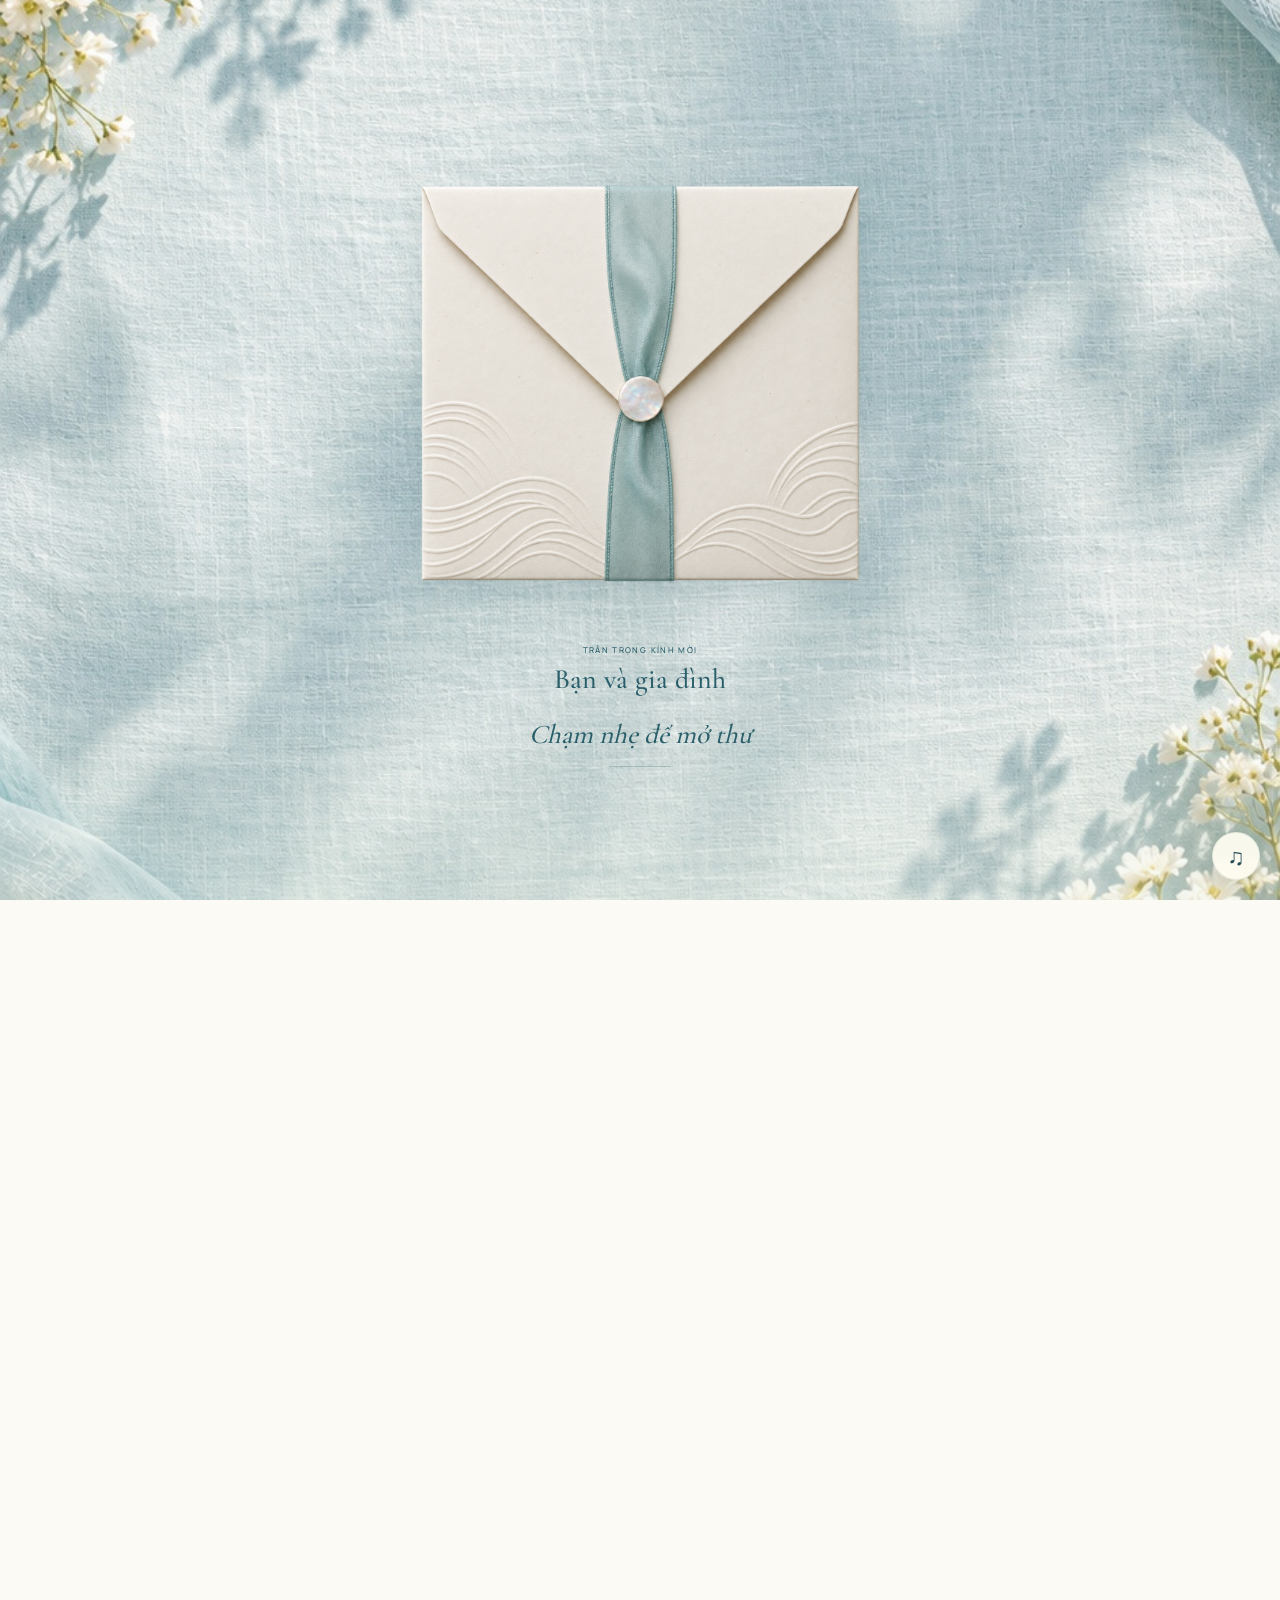
<file: index.html>
<!doctype html>
<html lang="vi">
<head>
<meta charset="utf-8"><meta name="viewport" content="width=device-width,initial-scale=1">
<meta name="theme-color" content="#244c55"><meta name="description" content="Trân trọng kính mời bạn đến chung vui cùng chúng mình. Sự hiện diện của bạn là niềm vinh hạnh của hai gia đình."><title>Thiệp mời cưới</title>
<meta property="og:title" content="Thiệp mời cưới">
<meta property="og:description" content="Trân trọng kính mời bạn đến chung vui cùng chúng mình. Sự hiện diện của bạn là niềm vinh hạnh của hai gia đình.">
<meta property="og:type" content="website">
<link rel="stylesheet" href="assets/fonts/fonts.css">
<link rel="preload" as="image" href="assets/coastline.jpg">
<link rel="preload" as="image" href="assets/coastal-envelope-square.png">
<link rel="preload" as="image" href="assets/coastal-still-life.jpg">
<style>
:root{--paper:#fbfaf5;--white:#fff;--ink:#244c55;--deep:#133d47;--text:#304b50;--muted:#637577;--line:#cbd4cc;--sand:#e9d4b7;--serif:'Cormorant Garamond',Georgia,serif;--script:'Dancing Script',cursive;--sans:'Manrope',sans-serif}
*{box-sizing:border-box}html{scroll-behavior:smooth;scroll-padding-top:30px}body{margin:0;background:var(--paper);color:var(--text);font-family:var(--sans);font-size:14px;font-weight:400}a{color:inherit}button{font-family:inherit}button,a{-webkit-tap-highlight-color:transparent}a:focus-visible,button:focus-visible{outline:2px solid currentColor;outline-offset:6px}button{cursor:pointer}svg{overflow:visible}[hidden]{display:none!important}.sr-only{position:absolute;width:1px;height:1px;padding:0;margin:-1px;clip:rect(0,0,0,0);white-space:nowrap;overflow:hidden;border:0}.floral-def{display:none}
/* The first view is a physical gatefold invitation on a photographed shore. */
body.invitation-closed{overflow:hidden}.invitation-closed #wedding-content{visibility:hidden}.opening-screen{position:fixed;inset:0;z-index:100;display:flex;flex-direction:column;align-items:center;justify-content:center;gap:24px;padding:24px;background:#b8d5cd url('assets/coastline.jpg') center 57%/cover no-repeat;isolation:isolate;transition:opacity .45s ease}.opening-screen{overflow-y:auto;justify-content:safe center}.invitation-book{flex-shrink:0}.opening-screen:before{content:'';position:absolute;inset:0;background:linear-gradient(120deg,#092b3b3b,#faf6e70a 58%,#faf6e73b);z-index:-1}.opening-heading{font-size:10px;font-weight:600;letter-spacing:.25em;color:#fff;text-shadow:0 1px 12px #173940;margin:0;text-transform:uppercase}.invitation-book{position:relative;width:min(355px,78vw);height:min(494px,calc(100svh - 190px));border:0;background:#e6dfd0;padding:0;perspective:1500px;box-shadow:0 25px 65px #153b3f55,0 2px 5px #173b3c33;color:var(--ink);isolation:isolate;text-align:center;appearance:none;transition:box-shadow .3s}.invitation-book:hover{box-shadow:0 30px 75px #153b3f66,0 2px 5px #173b3c33}.book-inside{position:absolute;inset:10px;display:block;width:calc(100% - 20px);height:calc(100% - 20px);object-fit:cover;object-position:center;border:1px solid #ddd4c3;z-index:0}.book-door{position:absolute;top:0;bottom:0;width:50.05%;display:block;z-index:2;backface-visibility:hidden;transform-style:preserve-3d;transition:transform 1.15s cubic-bezier(.25,.7,.2,1);background:#f9f6ed}.book-door.left{left:0;transform-origin:left center;background:linear-gradient(90deg,#fdfbf5 90%,#e8e3d7);border-right:1px solid #d3d0c3}.book-door.right{right:0;transform-origin:right center;background:linear-gradient(90deg,#f3eee2,#fdfbf5 12%)}.book-door:before{content:'';position:absolute;top:12px;bottom:12px;border-top:1px solid #b1bdb1;border-bottom:1px solid #b1bdb1}.book-door.left:before{left:12px;right:0;border-left:1px solid #b1bdb1}.book-door.right:before{left:0;right:12px;border-right:1px solid #b1bdb1}.book-print{position:absolute;inset:0;z-index:3;display:flex;align-items:center;justify-content:center;flex-direction:column;pointer-events:none;padding:30px 24px;transition:opacity .3s,transform .55s}.cover-symbol{font-family:'Songti SC','Times New Roman',serif;font-size:34px;color:#8a9f95;line-height:1;margin-bottom:26px}.cover-label{font-size:9px;font-weight:600;letter-spacing:.22em;text-transform:uppercase}.cover-names{font-family:var(--script);font-size:51px;font-weight:500;line-height:1.18;margin:25px 0 22px}.cover-names>span{display:block}.cover-names .cover-and{font-family:var(--serif);font-size:27px;font-style:italic;margin:2px 0 8px;color:#9b8e70}.cover-rule{display:block;width:34px;height:1px;background:#aab9ae;margin-bottom:17px}.cover-date{font-family:var(--serif);font-size:26px;font-weight:500;letter-spacing:.08em}.cover-location{font-size:8px;font-weight:500;letter-spacing:.15em;margin-top:10px;text-transform:uppercase}.opening-action{border:1px solid #ffffff9c;color:#fff;background:#163e4899;backdrop-filter:blur(10px);padding:14px 26px;font-size:11px;font-weight:500;letter-spacing:.1em;display:flex;align-items:center;gap:30px;min-height:45px}.opening-action:hover{background:#163e48d9}.opening-note{font-size:9px;color:#fff;margin:-10px 0 0;text-shadow:0 1px 8px #244a4b;letter-spacing:.1em}.opening-screen.is-opening .book-door.left{transform:rotateY(-125deg)}.opening-screen.is-opening .book-door.right{transform:rotateY(125deg)}.opening-screen.is-opening .book-print{opacity:0;transform:scale(.96)}.opening-screen.is-opening .opening-action{opacity:0;pointer-events:none}.opening-screen.is-leaving{opacity:0;pointer-events:none}.opening-screen button:disabled{cursor:default}
/* The invitation continues as a photo-led coastal journal. */
.hero-shell{position:relative;overflow:hidden;color:#fff;background:linear-gradient(90deg,#12313e9e 0%,#173e4d57 48%,#173e4d0a 100%),url('assets/coastline.jpg') center 44%/cover no-repeat}.masthead{min-height:92px;margin:0 auto;width:calc(100% - 100px);max-width:1280px;border-bottom:1px solid #ffffff66;display:flex;align-items:center;justify-content:space-between;gap:25px;position:relative;z-index:2}.monogram{display:flex;align-items:center;gap:13px;text-decoration:none}.double-happiness{font-family:'Songti SC','Times New Roman',serif;font-size:29px;line-height:1;color:#f6eedb}.brand-text{font-size:10px;font-weight:500;letter-spacing:.17em}.brand-text i{font-family:var(--serif);font-weight:500;font-size:18px;margin:0 5px}.nav{display:flex;align-items:center;gap:28px}.nav a{font-size:11px;font-weight:500;text-decoration:none}.nav a:hover{opacity:.7}.nav .nav-date{border:1px solid #ffffff8c;padding:11px 16px;letter-spacing:.12em}.hero{max-width:1200px;margin:0 auto;padding:80px 45px 90px;display:grid;grid-template-columns:1.25fr 1fr;align-items:center;gap:95px}.hero-symbol{display:none}.hero-copy{position:relative;z-index:2}.eyebrow{font-size:10px;font-weight:600;text-transform:uppercase;letter-spacing:.22em;display:flex;align-items:center;gap:14px}.eyebrow:before{content:'';height:1px;width:35px;background:#fff9}.hero h1{font-family:var(--script);font-size:100px;font-weight:500;line-height:1.12;letter-spacing:0;margin:28px 0;color:#fff;text-shadow:0 2px 18px #12313e24}.hero h1 em{display:block;font-weight:500;font-style:normal;white-space:nowrap}.hero h1 .and{display:block;font-family:var(--serif);font-style:italic;font-size:38px;line-height:1.3;padding-left:130px;color:#f1e6cf}.intro{font-size:13px;font-weight:400;line-height:2.1;color:#fff;max-width:390px;margin:0 0 28px}.primary{display:inline-flex;align-items:center;justify-content:center;gap:35px;padding:15px 24px;background:#fbf8ef;border:1px solid #fbf8ef;color:var(--deep);font-size:11px;font-weight:600;text-decoration:none;transition:background .2s}.primary:hover{background:#e8f0ea}.hero-bottom{display:flex;align-items:center;gap:17px;margin-top:32px;font-size:10px;font-weight:500;letter-spacing:.12em}.sep{height:17px;border-left:1px solid #ffffff80}.art{width:100%;max-width:340px;justify-self:center;position:relative}.portrait-frame{margin:0;padding:10px 10px 0;background:#fffdf7;box-shadow:0 18px 45px #0d333333}.portrait-frame img{display:block;width:100%;height:auto;aspect-ratio:1708/2560;object-fit:contain}.frame-corner,.sea-lines,.coastline,.hero-blossom{display:none}.portrait-caption{color:var(--muted);background:#fffdf7;text-align:center;padding:18px 8px;font-size:8px;letter-spacing:.16em;line-height:1.6}.scroll-hint{display:none}.date-band{display:flex;justify-content:center;align-items:center;gap:50px;padding:27px 20px;border-bottom:1px solid var(--line);background:#f4f1e8;color:var(--ink)}.date-band>span{font-size:10px;letter-spacing:.14em;font-weight:500}.date-band strong{font-family:var(--serif);font-weight:500;font-size:32px;letter-spacing:.09em}.section{max-width:1120px;margin:0 auto;padding:88px 45px}.section-head{text-align:center}.section-label{font-size:10px;font-weight:500;letter-spacing:.18em;text-transform:uppercase;color:#647d73;line-height:1.8}.section h2{font-family:var(--serif);font-weight:500;font-size:51px;line-height:1.15;letter-spacing:-.6px;margin:18px 0 22px;color:var(--ink)}.subtext{font-size:13px;line-height:2;color:var(--muted);max-width:550px;margin:0 auto}.families{display:grid;grid-template-columns:1fr 1fr;gap:40px;max-width:780px;margin:43px auto 0;text-align:center}.families p{font-family:var(--serif);font-size:24px;font-weight:500;line-height:1.55;margin:13px 0 8px}.families small{display:block;font-size:11px;line-height:1.9;color:var(--muted)}.invite-content{position:relative;text-align:center;background:#fffef9;border:1px solid #bdcabc;padding:50px 35px 34px;margin:55px auto 0;max-width:900px}.invite-content:before{content:'';position:absolute;inset:7px;border:1px solid #bdcabc70;pointer-events:none}.invite-symbol{position:absolute;top:-22px;left:50%;transform:translateX(-50%);padding:0 20px;background:#fffef9;font-family:'Songti SC','Times New Roman',serif;font-size:38px;color:#8b9f92;line-height:1}.couple-names{font-family:var(--script);font-size:42px;font-weight:500;line-height:1.5;color:var(--ink);margin:20px 0 28px}.couple-names i{font-family:var(--serif);font-weight:500;font-size:29px;margin:0 18px;color:#9b8e70}.event-date{display:flex;align-items:center;justify-content:center;gap:35px;margin:30px 0;color:var(--ink)}.event-date .side{width:105px;font-size:10px;line-height:1.9;letter-spacing:.08em;border-top:1px solid var(--line);border-bottom:1px solid var(--line);padding:12px 0}.event-date .day{font-family:var(--serif);font-size:80px;font-weight:500;line-height:.9}.event-date .day small{display:block;font-family:var(--sans);font-size:11px;margin-top:13px;letter-spacing:.13em}.place{font-family:var(--serif);font-size:34px;font-weight:500;color:var(--ink);margin:28px 0 12px}.address{font-size:12px;line-height:1.9;color:var(--muted)}.address small{font-size:11px}.text-link{display:inline-flex;align-items:center;justify-content:center;gap:20px;border:0;border-bottom:1px solid #789388;background:transparent;color:var(--ink);padding:10px 0;font-size:11px;font-weight:500;text-decoration:none;cursor:pointer}.text-link:hover{color:#6b8c7f}.album{padding-top:0}.gallery{display:grid;grid-template-columns:repeat(6,1fr);gap:20px;margin-top:45px}.photo{position:relative;grid-column:span 2;border:0;background:#ebe8de;padding:0;display:block;overflow:hidden;cursor:zoom-in}.photo img{display:block;width:100%;height:auto;aspect-ratio:2/3;object-fit:cover;transition:transform .4s}.photo:hover img{transform:scale(1.025)}.photo-1,.photo-5{grid-column:span 3}.photo-1 img,.photo-5 img{aspect-ratio:3/2}.photo span{position:absolute;right:12px;bottom:12px;display:grid;place-items:center;width:30px;height:30px;background:#fbfaf5e6;color:var(--ink);font-size:18px}.details{background:#eaf0e9;border-top:1px solid #d4ded2;border-bottom:1px solid #d4ded2}.timeline{display:flex;gap:28px;margin:50px 0 0;position:relative}.timeline:before{content:'';position:absolute;left:16%;right:16%;top:60px;height:1px;background:#b5c8bb}.timeline-item{flex:1;text-align:center;position:relative}.timeline-time{font-family:var(--serif);font-size:36px;font-weight:500;color:var(--ink)}.timeline-dot{width:7px;height:7px;border-radius:50%;background:#71937e;margin:13px auto 24px;box-shadow:0 0 0 7px #eaf0e9}.timeline-item h3{font-size:13px;font-weight:600;margin:0 0 13px}.timeline-item p{font-size:12px;line-height:1.9;color:var(--muted);margin:0}.save{text-align:center}.countdown{display:flex;justify-content:center;gap:0;margin:38px 0 28px}.countdown>div{width:120px;padding:0 20px;border-right:1px solid var(--line)}.countdown>div:last-child{border:0}.countdown strong{display:block;font-family:var(--serif);font-size:68px;font-weight:500;line-height:1.1;color:var(--ink)}.countdown span{display:block;font-size:9px;font-weight:500;text-transform:uppercase;letter-spacing:.18em;margin-top:9px;color:var(--muted)}.closing{padding:65px 25px 26px;text-align:center;background:linear-gradient(#153f4b94,#163f4bd9),url('assets/shore.jpg') center 56%/cover;color:#fff}.ornament{font-family:'Songti SC','Times New Roman',serif;font-size:39px;line-height:1;margin-bottom:25px;color:#e5e8d6}.closing h2{font-family:var(--serif);font-size:42px;line-height:1.3;font-weight:500;margin:0 0 20px;color:#fffaf0}.closing p{font-size:12px;line-height:2}.footer{margin:30px auto 0;padding-top:22px;border-top:1px solid #ffffff4d;font-size:9px;letter-spacing:.15em}.replay-button{display:inline-block;border:0;border-bottom:1px solid #ffffff8c;color:#fff;background:transparent;padding:7px 0;margin:18px 0 9px;font-size:10px;letter-spacing:.04em}.image-credit{font-size:9px;color:#ffffffa6;line-height:1.9;margin-top:15px}.image-credit a{text-underline-offset:3px}dialog{padding:18px;border:1px solid #d3d9c9;background:#f5f4eb;color:var(--ink);max-width:94vw;max-height:94vh}dialog::backdrop{background:#0e2c35ed}#large-photo{display:block;max-width:82vw;max-height:76vh;object-fit:contain;margin:auto}.close-photo{position:absolute;right:4px;top:4px;width:36px;height:36px;background:#f5f4eb;border:1px solid #c1cec2;color:var(--ink);font-size:25px}.photo-controls{display:flex;align-items:center;justify-content:center;gap:28px;margin-top:14px;font-size:12px}.photo-controls button{border:1px solid #b5c5bb;background:transparent;color:var(--ink);padding:7px 16px;font-size:20px}.toast{position:fixed;bottom:25px;left:50%;transform:translateX(-50%);z-index:50;background:var(--deep);color:#fff;padding:15px 22px;max-width:90%;text-align:center;font-size:12px}.toast:empty{display:none}
@media(max-width:1050px){.hero{padding:65px 40px 75px;gap:50px}.hero h1{font-size:80px}.nav{gap:19px}.nav a{font-size:10px}.masthead{width:calc(100% - 70px)}}
@media(max-width:760px){html{scroll-padding-top:24px}.opening-screen{gap:21px;padding:22px;background-position:56% center}.opening-heading{font-size:8px;letter-spacing:.18em}.invitation-book{width:min(320px,78vw);height:min(445px,calc(100svh - 185px))}.book-print{padding:20px}.cover-symbol{font-size:30px;margin-bottom:20px}.cover-label{font-size:8px;letter-spacing:.15em}.cover-names{font-size:45px;margin:22px 0 18px}.cover-names .cover-and{font-size:24px}.cover-date{font-size:24px}.cover-location{font-size:7px;letter-spacing:.1em}.opening-action{font-size:10px;padding:13px 24px;min-height:44px}.opening-note{font-size:8px}.hero-shell{background:linear-gradient(#10354579,#133b4c33 60%,#153f4b00),url('assets/coastline.jpg') 43% center/cover no-repeat}.masthead{width:calc(100% - 40px);min-height:75px;gap:15px}.monogram{gap:9px}.double-happiness{font-size:25px}.brand-text{font-size:8px;letter-spacing:.12em}.nav a:not(.nav-date){display:none}.nav .nav-date{padding:10px 11px;font-size:9px;letter-spacing:.06em}.hero{display:flex;flex-direction:column;gap:37px;padding:43px 25px 45px;text-align:center}.hero-copy{width:100%}.eyebrow{justify-content:center;font-size:9px;letter-spacing:.17em}.eyebrow:before{width:25px}.eyebrow:after{content:'';width:25px;height:1px;background:#fff9}.hero h1{font-size:clamp(52px,14vw,80px);margin:23px 0 22px;line-height:1.14}.hero h1 .and{padding-left:0;font-size:30px;line-height:1.25}.intro{font-size:12px;line-height:2;margin:0 auto 25px}.hero-bottom{justify-content:center;gap:13px;font-size:9px;letter-spacing:.06em;margin-top:27px}.art{max-width:300px;width:calc(100% - 16px)}.portrait-frame{padding:8px 8px 0}.portrait-caption{font-size:7px;letter-spacing:.13em;padding:14px 6px}.date-band{gap:17px;padding:23px 15px}.date-band>span{font-size:8px;letter-spacing:.07em}.date-band strong{font-size:25px;letter-spacing:.04em}.section{padding:60px 22px}.section-label{font-size:9px;letter-spacing:.12em}.section h2{font-size:38px;margin:15px 0 20px;line-height:1.2}.subtext{font-size:12px;line-height:2}.families{gap:20px;margin-top:33px}.families p{font-size:20px;line-height:1.5}.families small{font-size:10px;line-height:1.9}.invite-content{margin-top:45px;padding:44px 20px 28px}.invite-symbol{font-size:32px;top:-18px}.couple-names{font-size:34px;line-height:1.35;margin:22px 0 27px}.couple-names i{display:block;margin:9px 0;font-size:26px}.event-date{gap:18px}.event-date .side{width:82px;font-size:9px}.event-date .day{font-size:70px}.place{font-size:30px}.address{font-size:11px}.address small{font-size:10px}.text-link{font-size:10px}.album{padding-top:0}.gallery{grid-template-columns:repeat(2,1fr);gap:11px;margin-top:30px}.photo{grid-column:span 1}.photo-4,.photo-1,.photo-5{grid-column:span 2}.photo-4 img{aspect-ratio:4/3;object-position:center 26%}.timeline{display:grid;grid-template-columns:1fr;gap:28px;margin:37px auto 0;max-width:320px}.timeline:before{top:15px;bottom:40px;left:92px;right:auto;height:auto;width:1px}.timeline-item{display:grid;grid-template-columns:68px 20px 1fr;column-gap:14px;align-items:start;text-align:left}.timeline-time{grid-column:1;grid-row:1/3;font-size:30px}.timeline-dot{grid-column:2;grid-row:1/3;margin-top:14px}.timeline-item h3{grid-column:3;font-size:12px;margin:0 0 9px}.timeline-item p{grid-column:3;font-size:11px}.countdown{margin-top:31px}.countdown>div{width:75px;padding:0 9px}.countdown strong{font-size:49px}.countdown span{font-size:8px;letter-spacing:.12em}.closing{padding:45px 22px 22px}.closing h2{font-size:32px;line-height:1.4}.closing p{font-size:11px}.footer{font-size:8px;line-height:1.8}.image-credit{font-size:8px}dialog{padding:12px}#large-photo{max-width:84vw;max-height:74vh}}
@media(max-width:359px){.brand-text{display:none}.cover-names{font-size:40px}.cover-symbol{margin-bottom:17px}.opening-note{font-size:7px}.hero-bottom{font-size:8px;gap:10px}.date-band{gap:12px}.date-band strong{font-size:22px}.families{grid-template-columns:1fr;gap:25px}.event-date{gap:12px}.event-date .side{width:70px}.countdown>div{width:65px}.countdown strong{font-size:43px}}
@media(max-height:650px) and (min-width:761px){.opening-screen{gap:17px}.invitation-book{height:390px;width:280px}.cover-symbol{margin-bottom:16px;font-size:27px}.cover-names{font-size:42px;margin:18px 0}.cover-label{font-size:8px}.cover-date{font-size:23px}.opening-note{display:none}}
@media(prefers-reduced-motion:reduce){html{scroll-behavior:auto}*,*:before,*:after{transition:none!important;animation:none!important}}
/* A letter drawn out of a photographed envelope. */
.opening-screen{gap:16px;padding:24px;background-position:center 57%;overflow-y:auto;justify-content:safe center}.opening-heading{font-size:10px;letter-spacing:.22em}.opening-action{background:#163e48b3;min-width:160px;justify-content:space-between;padding:13px 23px;transition:opacity .35s}.opening-note{margin:0;font-family:var(--serif);font-style:italic;font-size:21px;line-height:1.4;letter-spacing:0;color:#fff;text-shadow:0 1px 7px #163d47}.envelope-stage{position:relative;width:min(620px,91vw);height:min(420px,62vw);background:none;border:0;padding:0;appearance:none;color:var(--ink);perspective:1200px;flex-shrink:0;transition:width .9s cubic-bezier(.2,.7,.2,1),height .9s cubic-bezier(.2,.7,.2,1);isolation:isolate}.envelope-art{position:absolute;inset:auto 0 0;display:block;width:100%;height:auto;z-index:2;pointer-events:none;transition:transform 1s ease,filter .4s;filter:drop-shadow(0 18px 22px #16434b26)}.envelope-stage:hover .envelope-art{filter:drop-shadow(0 23px 27px #16434b4d)}.mail-paper{position:absolute;left:50%;bottom:7%;display:flex;align-items:center;justify-content:center;flex-direction:column;width:81%;height:75%;background:#fbf8ee;box-shadow:0 5px 20px #163f4433;border:1px solid #d2d5c5;transform:translateX(-50%) translateY(35px) scale(.8);opacity:0;z-index:1;padding:25px 18px 36px;transition:transform 1.2s cubic-bezier(.2,.7,.2,1),bottom 1.2s cubic-bezier(.2,.7,.2,1),opacity .3s}.mail-paper:before{content:'';position:absolute;inset:11px;border:1px solid #b3c7bc;pointer-events:none}.paper-symbol{font-family:'Songti SC','Times New Roman',serif;font-size:25px;color:#8da79c;line-height:1;margin:0 0 14px}.paper-label{font-size:9px;font-weight:500;letter-spacing:.24em;text-transform:uppercase}.paper-names{font-family:var(--script);font-size:42px;font-weight:500;line-height:1.2;margin:18px 0 20px}.paper-names>span{display:block}.paper-names .paper-and{font-family:var(--serif);font-style:italic;font-size:25px;line-height:1.1;color:#9b927b;margin:2px 0 7px}.paper-date{font-family:var(--serif);font-weight:500;font-size:25px;letter-spacing:.06em;border-top:1px solid #c8d1c2;padding-top:15px}.paper-location{font-size:8px;letter-spacing:.13em;text-transform:uppercase;margin-top:8px}.opening-invitee{font-family:var(--serif);font-size:23px;line-height:1.35;color:#fff;text-shadow:0 1px 10px #193d43;text-align:center;margin:0;transition:opacity .25s}.opening-invitee small{font-family:var(--sans);font-size:8px;font-weight:500;letter-spacing:.15em;text-transform:uppercase;display:block;margin-bottom:7px}.opening-screen.is-unsealing .opening-invitee{opacity:0}.opening-screen.is-reading .opening-invitee{display:none}.opening-screen.is-unsealing .envelope-art{transform:translateY(12px)}.opening-screen.is-reading .envelope-stage{width:min(370px,84vw);height:min(560px,calc(100svh - 160px));max-height:none}.opening-screen.is-reading .mail-paper{bottom:24%;height:72%;z-index:3;transform:translateX(-50%) translateY(0) scale(1);opacity:1}.opening-screen.is-reading .envelope-art{transform:translateY(8px)}.opening-screen.is-leaving .envelope-stage{transform:translateY(-10px);opacity:0;transition:transform .5s,opacity .5s}.opening-screen.is-leaving .opening-action,.opening-screen.is-leaving .opening-note{opacity:0}.hero-greeting{border-left:1px solid #ffffff80;padding-left:18px;margin:0 0 22px}.hero-greeting>span{font-size:8px;font-weight:500;letter-spacing:.16em;text-transform:uppercase;display:block;margin-bottom:7px}.hero-greeting strong{font-family:var(--serif);font-style:italic;font-size:30px;font-weight:500;line-height:1.3;color:#fffaf0;overflow-wrap:anywhere}.scratch-area{position:relative;aspect-ratio:1708/2560;overflow:hidden}.scratch-area>img{display:block;width:100%;height:100%;object-fit:contain}.scratch-cover{position:absolute;inset:0;width:100%;height:100%;cursor:crosshair;touch-action:none;z-index:2;transition:opacity .7s}.scratch-area.is-revealed .scratch-cover{opacity:0;pointer-events:none}.scratch-tools{padding:17px 12px 15px;background:#fffdf7;text-align:center;color:var(--ink)}.scratch-tools p{font-family:var(--serif);font-style:italic;font-size:20px;line-height:1.3;margin:0}.scratch-tools button{font-size:9px;letter-spacing:.05em;font-weight:500;color:#627d73;background:transparent;border:0;border-bottom:1px solid #aabfb1;padding:4px 0;margin-top:9px;min-height:26px}.scratch-tools .scratch-complete{font-size:17px}.guest-name{overflow-wrap:anywhere}.gallery{gap:27px;margin-top:48px;padding:0 6px}.photo{padding:9px 9px 26px;background:#fffdf7;box-shadow:0 5px 15px #314d3f14;overflow:visible;border:1px solid #e2e3d6;transition:transform .3s}.photo-2{transform:rotate(-2deg)}.photo-3{transform:translateY(15px) rotate(.8deg)}.photo-4{transform:rotate(2deg)}.photo-1{transform:rotate(-.7deg)}.photo-5{transform:rotate(.8deg)}.photo:hover{transform:translateY(-4px)}.photo:before{content:'';position:absolute;top:-10px;left:calc(50% - 29px);width:58px;height:20px;background:#d9e6dc99;z-index:1;box-shadow:0 1px 2px #b1c3b317}.photo span{bottom:34px;right:16px}.letter-style-caption{font-family:var(--serif);font-size:22px;font-style:italic;margin:18px auto 0;color:var(--muted);text-align:center}
@media(max-width:760px){.opening-screen{padding:20px 15px;gap:14px;background-position:56% center}.opening-heading{font-size:8px;letter-spacing:.18em}.envelope-stage{width:94vw;height:65vw;max-height:370px}.opening-invitee{font-size:23px}.opening-note{font-size:21px}.opening-action{font-size:10px;padding:12px 22px;min-height:43px}.opening-screen.is-reading .envelope-stage{width:min(335px,88vw);height:min(510px,calc(100svh - 155px))}.mail-paper{padding:24px 18px 35px}.paper-symbol{font-size:23px;margin-bottom:13px}.paper-label{font-size:8px;letter-spacing:.18em}.paper-names{font-size:38px;margin:16px 0 19px}.paper-names .paper-and{font-size:23px}.paper-date{font-size:24px;padding-top:13px}.paper-location{font-size:7px;letter-spacing:.1em}.hero-greeting{padding:0;border-left:0;margin:0 0 22px}.hero-greeting>span{font-size:8px}.hero-greeting strong{font-size:27px}.scratch-tools p{font-size:19px}.scratch-tools button{font-size:9px;min-height:30px}.gallery{gap:20px 13px;padding:0 4px}.photo{padding:6px 6px 20px}.photo-3{transform:translateY(10px) rotate(1deg)}.photo-4{margin-top:9px;transform:rotate(1deg)}.photo-1,.photo-5{transform:rotate(0deg)}.photo span{right:12px;bottom:28px}.letter-style-caption{font-size:20px}}
@media(max-width:359px){.opening-screen.is-reading .envelope-stage{width:87vw;height:min(465px,calc(100svh - 150px))}.paper-names{font-size:33px;margin:13px 0 16px}.paper-symbol{font-size:20px;margin-bottom:10px}.paper-date{font-size:21px}.opening-invitee{font-size:21px}.opening-note{font-size:19px}.hero-greeting strong{font-size:25px}}
@media(max-height:650px) and (min-width:761px){.opening-screen{gap:9px}.envelope-stage{width:470px;height:305px}.opening-screen.is-reading .envelope-stage{width:310px;height:445px}.paper-names{font-size:34px;margin:13px 0}.paper-symbol{font-size:20px;margin-bottom:10px}.paper-date{font-size:21px}.opening-screen.is-reading .opening-heading{display:none}.opening-note{font-size:18px}.opening-invitee{font-size:20px}}

/* Soft paper edges, open composition and compositor-only motion. */
.opening-screen{transition:opacity .75s ease;gap:12px;background-position:center 44%}.opening-screen .envelope-stage,.opening-screen.is-reading .envelope-stage{width:min(600px,92vw);height:min(580px,calc(100svh - 205px));max-height:none;transition:transform .7s cubic-bezier(.22,1,.36,1),opacity .7s;transform:translate3d(0,0,0)}.opening-screen .envelope-art{top:50%;bottom:auto;left:0;width:100%;transform:translate3d(0,-50%,0);transform-origin:50% 50%;filter:drop-shadow(0 12px 21px #16434b26);transition:transform 1.5s cubic-bezier(.22,1,.36,1),filter .7s}.opening-screen .envelope-stage:hover .envelope-art{filter:drop-shadow(0 15px 23px #16434b33)}.opening-screen.is-unsealing .envelope-art,.opening-screen.is-reading .envelope-art{transform:translate3d(0,-7%,0) scale(.72)}.opening-screen .mail-paper,.opening-screen.is-reading .mail-paper{top:4%;bottom:auto;left:50%;width:min(330px,76%);height:74%;max-height:440px;z-index:3;padding:24px 18px;border:0;border-radius:8px 12px 7px 11px;background:radial-gradient(ellipse at 0 0,#fffef9,#f6f2e7 80%);box-shadow:0 7px 24px #163f4424;opacity:0;transform:translate3d(-50%,30%,0) scale(.84);transition:transform 1.5s cubic-bezier(.22,1,.36,1),opacity .75s ease}.opening-screen .mail-paper:before{content:'';position:absolute;inset:auto auto 17px 50%;transform:translateX(-50%);width:64px;height:11px;border:0;background:url("data:image/svg+xml,%3Csvg xmlns='http://www.w3.org/2000/svg' viewBox='0 0 64 11'%3E%3Cpath d='M1 6Q9-1 17 6T33 6T49 6T65 6M1 10Q9 3 17 10T33 10T49 10T65 10' fill='none' stroke='%2397afa0' stroke-width='.7'/%3E%3C/svg%3E") center/contain no-repeat}.opening-screen.is-reading .mail-paper{opacity:1;transform:translate3d(-50%,0,0) scale(1)}.opening-screen.is-reading .envelope-stage{transform:translate3d(0,0,0)}.opening-screen.is-unsealing .envelope-art,.opening-screen.is-unsealing .mail-paper{will-change:transform,opacity}.opening-screen.is-reading .opening-invitee{display:block;visibility:hidden}.opening-screen.is-reading .opening-heading{display:block;opacity:.8}.opening-screen.is-leaving .envelope-stage{transform:translate3d(0,-14px,0) scale(1.015);opacity:0}.opening-screen .opening-action,.opening-screen .opening-action:hover{background:none;border:0;backdrop-filter:none;box-shadow:none;color:#fff;min-width:0;min-height:46px;padding:8px 18px;gap:15px;font-family:var(--serif);font-style:italic;font-weight:500;font-size:24px;letter-spacing:0;text-shadow:0 1px 9px #163d47;transition:opacity .4s}.opening-action:after{content:'';position:absolute;width:45px;height:1px;background:#fff9;left:calc(50% - 22px);bottom:0}.opening-action{position:relative}.opening-screen.is-unsealing .opening-action{opacity:.5}.opening-screen .opening-note{position:absolute;width:1px;height:1px;padding:0;margin:-1px;overflow:hidden;clip:rect(0,0,0,0);white-space:nowrap}.opening-screen .opening-invitee{transition:opacity .45s ease;max-width:90%;font-size:24px}.opening-screen .paper-date{border:0;padding-top:10px}.opening-screen .paper-symbol{font-size:23px;color:#8aa89a}.opening-screen .paper-names{margin:17px 0 15px}.has-invitation #wedding-content .hero-copy,.has-invitation #wedding-content .art{opacity:0;transform:translate3d(0,16px,0);transition:opacity .9s ease,transform 1.1s cubic-bezier(.22,1,.36,1)}.has-invitation #wedding-content.content-ready .hero-copy,.has-invitation #wedding-content.content-ready .art{opacity:1;transform:translate3d(0,0,0)}.has-invitation #wedding-content .art{transition-delay:.08s}#wedding-content h1[tabindex='-1']:focus{outline:none}.nav .nav-date{border:0;padding:11px 0}.primary,.primary:hover{background:none;border:0;border-bottom:1px solid #ffffff80;color:#fff;padding:11px 0;gap:22px}.primary:hover{border-color:#fff}.portrait-frame{padding:0;background:none;box-shadow:none}.scratch-area{border-radius:48% 52% 47% 53% / 42% 43% 57% 58%;box-shadow:0 14px 40px #0d33331a;isolation:isolate}.scratch-cover{border-radius:inherit;touch-action:pan-y;cursor:pointer;transition:opacity .85s ease}.scratch-area.is-revealed .scratch-cover{opacity:0}.scratch-tools{background:none;color:#fff;padding:24px 7px 0}.scratch-tools p{font-size:21px;color:#fff;text-shadow:0 1px 7px #153c455c}.scratch-tools button{color:#fff;border-color:#ffffff75;min-height:44px;margin-top:2px;font-size:10px;font-weight:400}.hero-greeting{border:0;padding-left:0}.date-band{background:var(--paper);border:0}.date-band>span{color:#6d837a}.invite-content{border:0;background:none;box-shadow:none;padding:28px 25px 16px;margin-top:45px}.invite-content:before{content:'';position:relative;inset:auto;display:block;width:76px;height:12px;margin:0 auto 26px;border:0;background:url("data:image/svg+xml,%3Csvg xmlns='http://www.w3.org/2000/svg' viewBox='0 0 76 12'%3E%3Cpath d='M0 6Q10-2 20 6T40 6T60 6T80 6M0 11Q10 3 20 11T40 11T60 11T80 11' fill='none' stroke='%2393aca0' stroke-width='.75'/%3E%3C/svg%3E") center/contain no-repeat}.invite-symbol{position:static;display:block;transform:none;background:none;padding:0;margin:0 0 23px;font-size:31px;color:#8aa196}.event-date .side{border:0}.details{background:linear-gradient(180deg,#fbfaf500,#e9f0eb99 45%,#fbfaf500);border:0}.countdown>div{border:0}.gallery{gap:28px;padding:0;margin-top:40px}.photo,.photo-2,.photo-3,.photo-4,.photo-1,.photo-5{padding:0;border:0;background:none;box-shadow:none;overflow:hidden;transform:none;border-radius:30px 11px 28px 13px}.photo:nth-child(even){border-radius:12px 29px 13px 30px}.photo:before{display:none}.photo:hover{transform:none}.photo:hover img{transform:scale(1.015)}.photo img{border-radius:inherit}.photo span{display:none}.photo-3{margin-top:25px}.photo-1,.photo-5{margin-top:0}.letter-style-caption{font-size:23px}dialog{border:0;background:none;padding:0;overflow:visible}dialog::backdrop{background:#0e2c35eb;backdrop-filter:blur(4px)}#large-photo{border-radius:19px;box-shadow:0 20px 70px #071d2733}.close-photo{right:-12px;top:-12px;border:0;border-radius:50%;width:40px;height:40px;background:#faf8ef;box-shadow:0 3px 12px #153c4526}.photo-controls{color:#fff}.photo-controls button{border:0;color:#fff;min-width:44px;min-height:44px;background:none}.text-link{min-height:44px}.replay-button{min-height:44px}.timeline-dot{box-shadow:none}.timeline:before{background:#b5c8bb80}
@media(max-width:1050px) and (min-width:761px){.hero h1{font-size:clamp(64px,7.5vw,80px)}}
@media(max-width:760px){.opening-screen{gap:11px;padding:20px 15px;background-position:43% center}.opening-screen .envelope-stage,.opening-screen.is-reading .envelope-stage{width:94vw;height:min(520px,calc(100svh - 190px));max-height:none}.opening-screen .mail-paper,.opening-screen.is-reading .mail-paper{top:4%;width:min(300px,81%);height:75%;max-height:400px;padding:20px 15px;border-radius:7px 11px 8px 10px}.opening-screen.is-unsealing .envelope-art,.opening-screen.is-reading .envelope-art{transform:translate3d(0,-9%,0) scale(.85)}.opening-screen .paper-names{font-size:38px;margin:13px 0 14px}.opening-screen .paper-label{font-size:8px}.opening-screen .paper-symbol{font-size:21px;margin-bottom:13px}.opening-screen .paper-date{font-size:24px}.opening-screen .opening-action{font-size:23px;min-height:46px;padding:8px 16px}.opening-screen .opening-invitee{font-size:22px}.scratch-area{border-radius:47% 53% 48% 52% / 40% 44% 56% 60%}.scratch-tools{padding-top:21px}.scratch-tools p{font-size:20px}.primary{padding:11px 0}.invite-content{padding:20px 0 12px;margin-top:35px}.invite-symbol{font-size:28px;margin-bottom:22px}.gallery{gap:20px 13px}.photo,.photo:nth-child(even){border-radius:22px 9px 21px 10px}.photo-3{margin-top:0}.photo-4{margin-top:0}.date-band{padding:24px 15px}.letter-style-caption{font-size:21px}.hero-greeting{padding:0}.close-photo{right:-8px;top:-10px}#large-photo{border-radius:14px}.opening-screen.is-reading .opening-heading{display:block}.opening-screen .mail-paper:before{bottom:14px;width:55px}}
@media(max-width:359px){.opening-screen .paper-names{font-size:33px;margin:10px 0 11px}.opening-screen .paper-date{font-size:21px}.opening-screen .paper-symbol{font-size:18px;margin-bottom:8px}.opening-screen .mail-paper,.opening-screen.is-reading .mail-paper{padding:16px 14px}.opening-screen .opening-action{font-size:21px}.opening-screen .opening-invitee{font-size:20px}.opening-screen .paper-location{font-size:7px}}
@media(max-height:650px) and (min-width:761px){.opening-screen{gap:7px}.opening-screen .envelope-stage,.opening-screen.is-reading .envelope-stage{width:460px;height:calc(100svh - 165px)}.opening-screen .mail-paper,.opening-screen.is-reading .mail-paper{width:260px;height:87%;padding:17px 15px}.opening-screen .paper-names{font-size:33px;margin:10px 0}.opening-screen .paper-symbol{font-size:18px;margin-bottom:10px}.opening-screen .paper-date{font-size:21px}.opening-screen .opening-invitee{font-size:20px}.opening-screen .opening-action{font-size:21px}}
@media(prefers-reduced-motion:reduce){.opening-screen,.opening-screen *,.has-invitation #wedding-content .hero-copy,.has-invitation #wedding-content .art{transition:none!important;animation:none!important}}

/* A full photograph inside a heart, with room around both faces. */
.portrait-frame{filter:drop-shadow(0 12px 24px #153f4524)}
.scratch-area{display:block;position:relative;width:100%;aspect-ratio:1;border:0;padding:0;margin:0;background:#f7f6f8;appearance:none;border-radius:0;box-shadow:none;clip-path:url(#portrait-heart);isolation:isolate;cursor:pointer}
.scratch-area>img{display:block;width:100%;height:100%;padding:7% 0 0;object-fit:contain;object-position:center center;background:#f7f6f8;border-radius:0;transform:none!important}
.heart-shutter{position:absolute;top:0;bottom:0;width:50.2%;z-index:1;pointer-events:none;transition:transform 1.25s cubic-bezier(.22,1,.36,1),opacity .95s ease;background:linear-gradient(145deg,#f7f5e9,#e5eadf);will-change:auto}
.heart-shutter-left{left:0;transform-origin:left bottom;border-right:1px solid #b7cbbc55}.heart-shutter-right{right:0;transform-origin:right bottom;background:linear-gradient(215deg,#f7f5e9,#e5eadf)}
.heart-shutter:before{content:'';position:absolute;left:-35%;right:-35%;top:46%;height:34px;border-top:1px solid #a1b9a666;border-bottom:1px solid #a1b9a644;border-radius:50%;transform:rotate(-12deg)}
.heart-opening-label{position:absolute;left:15%;right:15%;top:39%;text-align:center;z-index:2;font-family:var(--serif);font-style:italic;font-weight:500;font-size:25px;line-height:1.3;color:#5d7e70;pointer-events:none;transition:opacity .45s ease}
.scratch-area.is-revealed .heart-shutter-left{transform:translate3d(-105%,0,0) rotate(-5deg);opacity:0}.scratch-area.is-revealed .heart-shutter-right{transform:translate3d(105%,0,0) rotate(5deg);opacity:0}.scratch-area.is-revealed .heart-opening-label{opacity:0}
.scratch-tools{padding-top:20px}.scratch-tools p{font-size:19px}.scratch-area:focus-visible{outline:none;filter:brightness(1.04)}
.music-toggle{position:fixed;right:20px;bottom:20px;z-index:120;display:grid;place-items:center;width:48px;height:48px;border:1px solid #d9e2d6aa;border-radius:50%;background:#fffdf2ed;color:var(--ink);box-shadow:0 4px 18px #16434b1f;backdrop-filter:blur(7px);cursor:pointer;padding:12px}
.music-toggle svg{width:23px;height:23px}.music-toggle[aria-pressed='true']{background:#edf5ed}.music-toggle .music-pause{display:none}.music-toggle[aria-pressed='true'] .music-note{display:none}.music-toggle[aria-pressed='true'] .music-pause{display:block}
@media(max-width:760px){.art{max-width:310px;width:calc(100% - 12px)}.scratch-area{border-radius:0;aspect-ratio:1}.scratch-area>img{padding-top:7%}.heart-opening-label{font-size:23px}.scratch-tools{padding-top:18px}.scratch-tools p{font-size:18px}.music-toggle{right:15px;bottom:15px;width:46px;height:46px}}
@media(prefers-reduced-motion:reduce){.heart-shutter,.heart-opening-label{transition:none!important}}

/* Full-screen coastal still life and a large two-step paper invitation. */
.opening-screen{padding:0;gap:0;overflow:hidden;background:#c7dcd9 url('assets/coastal-still-life.jpg') center/cover no-repeat;transition:opacity .7s ease}
.opening-screen:before{background:linear-gradient(180deg,#eaf3ed12,#e9f1e516 75%,#eaf1e566);z-index:-1}
.opening-screen .opening-heading{position:absolute;top:max(28px,5svh);left:0;width:100%;text-align:center;color:#285f69;text-shadow:none;z-index:4;font-size:9px;letter-spacing:.16em}
.opening-screen .envelope-stage,.opening-screen.is-reading .envelope-stage{position:absolute;inset:0 auto 0 50%;width:min(500px,100vw);height:100%;max-height:none;transform:translateX(-50%);perspective:1400px;overflow:visible;transition:none}
.opening-screen .envelope-art,.opening-screen .envelope-flap{position:absolute;inset:auto;left:-3.5%;top:46%;width:107%;height:auto;max-width:none;transform:translateY(-50%);filter:drop-shadow(0 15px 18px #204c562b);pointer-events:none;transition:transform 1.35s cubic-bezier(.22,1,.36,1),opacity .5s;will-change:auto}
.opening-screen .envelope-art{z-index:3}
.opening-screen .envelope-flap{z-index:0;clip-path:polygon(4.2% 15%,95.9% 15%,50% 62%);transform-origin:50% 15%;filter:none;opacity:0}
.opening-screen.is-reading .envelope-art{top:46%;transform:translateY(calc(-50% + 30svh));clip-path:polygon(4.2% 15%,50% 62%,95.9% 15%,95.9% 87%,4.2% 87%)}
.opening-screen.is-reading .envelope-flap{top:46%;opacity:1;transform:translateY(calc(-50% + 30svh)) rotateX(180deg)}
.opening-screen .mail-paper,.opening-screen.is-reading .mail-paper{top:6%;bottom:auto;width:90%;height:70%;max-height:none;z-index:1;padding:clamp(26px,5svh,48px) 18px 110px;border-radius:2px;background:#fbf9f1;justify-content:flex-start;box-shadow:0 6px 24px #28566226;transform:translate3d(-50%,24%,0) scale(.92);transition:transform 1.45s cubic-bezier(.22,1,.36,1),opacity .6s ease;opacity:0}
.opening-screen.is-reading .mail-paper{transform:translate3d(-50%,0,0) scale(1);opacity:1}
.opening-screen .mail-paper:before{inset:10px;display:block;width:auto;height:auto;border:1px solid #aac8c15e;border-radius:1px;background:none;transform:none}
.opening-screen .paper-symbol{font-size:30px;margin:0 0 18px;color:#739c99}
.opening-screen .paper-label{font-size:9px;color:#658786;letter-spacing:.2em}
.opening-screen .paper-names{font-size:clamp(39px,11vw,54px);line-height:1.1;margin:19px 0 20px;color:#285e69}
.opening-screen .paper-names .paper-and{font-size:25px;margin:3px 0 6px;color:#7a9892;line-height:1}
.opening-screen .paper-date{font-size:25px;color:#285e69;padding:0;letter-spacing:.08em}
.opening-screen .paper-location{font-size:8px;color:#688b88;margin-top:8px}
.paper-guest{margin-top:21px;display:block;text-align:center;color:#285e69;width:100%}
.paper-guest small{display:block;font:500 8px/1.5 var(--sans);letter-spacing:.14em;text-transform:uppercase;margin-bottom:5px}
.paper-guest .guest-name{display:block;font:italic 500 28px/1.15 var(--serif);overflow-wrap:anywhere}
.opening-screen .opening-invitee{position:absolute;top:66%;left:5%;width:90%;max-width:none;color:#285e69;text-shadow:none;font-size:28px;z-index:4}
.opening-screen .opening-invitee small{font-size:8px;letter-spacing:.17em}
.opening-screen.is-reading .opening-invitee{display:none}
.opening-screen .opening-action{position:absolute;bottom:4%;left:50%;transform:translate(-50%,-7svh);width:max-content;max-width:94%;min-height:50px;padding:8px 12px 14px;font:italic 500 27px/1.3 var(--serif);color:#285e69;text-shadow:none;z-index:5;opacity:1;background:none;border:0;gap:0;transition:opacity .4s,transform .9s ease}
.opening-screen .opening-action>span[aria-hidden]{display:none}
.opening-screen .opening-action:after{background:#779e9b7a;width:62px;left:calc(50% - 31px)}
.opening-screen.is-unsealing .opening-action{opacity:.45}
.opening-screen.is-reading .opening-action{bottom:4%;transform:translate(-50%,0);opacity:1}
.opening-screen.is-reading .opening-heading{opacity:0;pointer-events:none}
.opening-screen.is-leaving .envelope-stage{transform:translateX(-50%);opacity:1;transition:none}
.opening-screen .opening-heading,.opening-screen.is-reading .opening-heading{display:none}
.mobile-continue{display:none}
/* Keep the opening portrait complete inside one phone screen. */
@media(max-width:760px){
 html{scrollbar-width:none}html::-webkit-scrollbar{display:none}
 .hero-shell{height:100svh;min-height:540px;display:flex;flex-direction:column}
 .masthead{height:47px;min-height:47px;width:calc(100% - 36px);border-bottom-color:#ffffff40;flex-shrink:0}
 .masthead .double-happiness{font-size:23px}.masthead .brand-text{display:inline;font-size:7px}.nav .nav-date{font-size:8px;padding:0}
 .hero{flex:1;min-height:0;display:grid;grid-template-columns:1fr;grid-template-rows:auto minmax(0,1fr) 44px;gap:8px;padding:13px 20px max(14px,env(safe-area-inset-bottom));width:100%;max-width:none;align-items:stretch}
 .hero-copy{position:relative;align-self:start}.hero .eyebrow{display:none}
 .hero h1{font-size:clamp(36px,11vw,46px);line-height:1.04;margin:0 0 12px}
 .hero h1 .and{font-size:21px;line-height:1;padding:0;margin:2px 0 4px}
 .hero-greeting{margin:0 0 9px}.hero-greeting>span{font-size:7px;margin-bottom:3px}.hero-greeting strong{font-size:24px;line-height:1.1}
 .intro{font-size:10px;line-height:1.7;max-width:300px;margin:0 auto 10px}.intro br{display:none}
 .hero .primary{display:none}.hero-bottom{margin:0;gap:12px;font-size:8px;line-height:1.3}.hero-bottom .sep{height:11px}
 .hero .art{width:100%;max-width:none;height:100%;min-height:0;display:flex;flex-direction:column;align-items:center;justify-content:center;container-type:size}
 .art .portrait-frame{width:min(80vw,39svh,330px);height:auto;aspect-ratio:1;flex:0 0 auto;filter:drop-shadow(0 9px 22px #123e4326)}
 .art .scratch-area{width:100%;height:100%;aspect-ratio:1}
 .scratch-tools{padding:7px 0 0;height:28px;flex:0 0 28px}.scratch-tools p{font-size:17px;line-height:21px}.scratch-tools button{display:none}
 .mobile-continue{display:flex;align-items:center;justify-content:center;gap:18px;justify-self:center;min-height:44px;padding:7px 11px 8px;font-size:10px;font-weight:500;text-decoration:none;color:white;border-bottom:1px solid #ffffff7d;align-self:end}
 .mobile-continue span{font-size:17px;font-weight:400}.mobile-continue:active{opacity:.7}
 .opening-screen .opening-heading{top:5%;font-size:8px}.opening-screen .paper-guest .guest-name{font-size:26px}
 .opening-screen .paper-names{font-size:clamp(38px,11vw,47px)}.opening-screen .opening-action{font-size:25px}
 .heart-opening-label{font-size:22px}
}
@supports(width:1cqh){@media(max-width:760px){.art .portrait-frame{width:min(100cqw,calc(100cqh - 28px),330px)}}}
@media(max-width:760px) and (max-height:700px){
 .opening-screen.is-reading .envelope-art{top:46%;transform:translateY(calc(-50% + 26svh))}.opening-screen.is-reading .envelope-flap{top:46%;transform:translateY(calc(-50% + 26svh)) rotateX(180deg)}
 .hero{padding-top:9px;gap:6px}.masthead{height:43px;min-height:43px}.hero h1{font-size:38px;margin-bottom:8px}.hero h1 .and{font-size:17px;margin:1px 0 3px}.hero-greeting{margin-bottom:7px}.hero-greeting strong{font-size:22px}.hero-greeting>span{font-size:6px}.intro{font-size:9px;line-height:1.6;margin-bottom:8px;max-width:285px}.hero-bottom{font-size:7px}.scratch-tools p{font-size:16px}
 .opening-screen .mail-paper,.opening-screen.is-reading .mail-paper{top:4%;height:72%;padding-top:24px}.opening-screen .paper-symbol{font-size:25px;margin-bottom:12px}.opening-screen .paper-label{font-size:8px}.opening-screen .paper-names{font-size:40px;margin:13px 0 15px}.opening-screen .paper-date{font-size:22px}.opening-screen .paper-location{font-size:7px}.paper-guest{margin-top:16px}.opening-screen .paper-guest .guest-name{font-size:24px}.opening-screen .opening-action{font-size:23px;bottom:3%;transform:translate(-50%,-6svh)}.opening-screen.is-reading .opening-action{bottom:3%;transform:translate(-50%,0)}
}
@media(max-width:760px) and (orientation:landscape){.hero-shell{height:auto;min-height:100svh}.hero{display:flex;gap:18px;padding:22px}.hero .art{height:auto;container-type:normal}.art .portrait-frame{width:220px}.mobile-continue{align-self:center}.opening-screen .mail-paper,.opening-screen.is-reading .mail-paper{height:84%;top:3%;padding:12px}.opening-screen .paper-symbol,.opening-screen .paper-location,.paper-guest small{display:none}.opening-screen .paper-names{font-size:30px;margin:6px 0}.opening-screen .paper-names>span{display:inline}.opening-screen .paper-names .paper-and{font-size:18px;margin:0 7px}.opening-screen .paper-date{font-size:18px}.paper-guest{margin-top:8px}.opening-screen .envelope-art,.opening-screen .envelope-flap{width:70%;left:15%}.opening-screen.is-reading .envelope-art{top:46%;transform:translateY(calc(-50% + 36svh))}.opening-screen.is-reading .envelope-flap{top:46%;transform:translateY(calc(-50% + 36svh)) rotateX(180deg)}.opening-screen.is-reading .opening-action{bottom:1%;font-size:18px}}

.scratch-area>img{position:absolute;width:62%;height:93%;left:19%;top:7%;padding:0;object-fit:cover;mask-image:linear-gradient(90deg,transparent,#000 7%,#000 93%,transparent)}
/* A complete invitation per phone screen; parent names share fixed rows. */
.families .parent-names{display:grid;grid-template-rows:repeat(2,1.55em);align-items:center}
.parent-names>span{display:block;white-space:nowrap}
.invitation-next{display:none}
@media(max-width:760px) and (orientation:portrait){
 html{scroll-padding-top:0}
 .date-band{display:none}
 #loi-moi{height:100svh;min-height:540px;max-width:560px;width:100%;padding:22px 20px max(14px,env(safe-area-inset-bottom));display:flex;flex-direction:column;justify-content:space-between;gap:8px;scroll-margin-top:0}
 #loi-moi>.section-head,#loi-moi>.families,#loi-moi>.invite-content{flex:0 0 auto;width:100%}
 #loi-moi .section-label{font-size:8px;line-height:1.4;letter-spacing:.12em}
 #loi-moi .section-head h2{font-size:30px;line-height:1.12;letter-spacing:-.3px;margin:8px 0 0}
 #loi-moi .section-head .subtext{display:none}
 #loi-moi .families{grid-template-columns:repeat(2,minmax(0,1fr));gap:12px;max-width:none;margin:0;align-items:start}
 #loi-moi .parent-names{font-size:clamp(13px,4.15vw,16px);line-height:1.55;row-gap:2px;margin:7px 0 6px}
 #loi-moi .families small{font-size:9px;line-height:1.5;min-height:3em}
 #loi-moi .invite-content{margin:0;padding:0;max-width:none}
 #loi-moi .invite-content:before{display:none}
 #loi-moi .invite-symbol{font-size:22px;line-height:1;margin:0 0 7px}
 #loi-moi .couple-names{font-size:clamp(26px,7.7vw,32px);line-height:1.1;margin:9px 0 12px}
 #loi-moi .couple-names>span{display:block;white-space:nowrap}
 #loi-moi .couple-names i{display:block;font-size:18px;line-height:1;margin:4px 0}
 #loi-moi .event-date{gap:22px;margin:12px 0}
 #loi-moi .event-date .side{width:82px;font-size:8px;line-height:1.6;padding:0}
 #loi-moi .event-date .day{font-size:54px;line-height:.9}
 #loi-moi .event-date .day small{font-size:9px;line-height:1.2;margin-top:7px}
 #loi-moi .place{font-size:26px;line-height:1.1;margin:10px 0 8px}
 #loi-moi .address{font-size:10px;line-height:1.7;margin:0 0 4px}
 #loi-moi .address small{font-size:9px}
 #loi-moi .text-link{font-size:9px;line-height:1.4;min-height:44px;padding:8px 0;gap:12px}
 #loi-moi .address:last-child{font-size:9px;line-height:1.5;margin:6px 0 0}
 #loi-moi .address:last-child small{font-size:8px}
 #loi-moi .invitation-next{display:flex;align-items:center;justify-content:center;align-self:center;gap:15px;flex:0 0 44px;min-height:44px;padding:7px 9px;color:var(--ink);font-size:10px;text-decoration:none;border-bottom:1px solid #8da8a47d}
 .invitation-next>span{font-size:17px}
}
@media(max-width:760px) and (orientation:portrait) and (max-height:700px){
 #loi-moi{padding:14px 18px max(12px,env(safe-area-inset-bottom));gap:6px}
 #loi-moi .section-head h2{font-size:26px;margin-top:6px}
 #loi-moi .section-label{font-size:7px}
 #loi-moi .parent-names{font-size:clamp(13px,4vw,15px);line-height:1.5;grid-template-rows:repeat(2,1.5em);margin:5px 0;row-gap:1px}
 #loi-moi .families small{font-size:8px;line-height:1.5}
 #loi-moi .invite-symbol{font-size:18px;margin-bottom:4px}
 #loi-moi .couple-names{font-size:26px;margin:7px 0 8px}
 #loi-moi .couple-names i{font-size:15px;margin:3px 0}
 #loi-moi .event-date{margin:7px 0}
 #loi-moi .event-date .day{font-size:44px}
 #loi-moi .event-date .day small{font-size:8px;margin-top:5px}
 #loi-moi .place{font-size:24px;margin:7px 0 6px}
 #loi-moi .address{font-size:9px;line-height:1.6;margin-bottom:2px}
 #loi-moi .address small{font-size:8px}
 #loi-moi .address:last-child{margin-top:4px}
 #loi-moi .invitation-next{flex-basis:44px;min-height:44px;font-size:9px}
}
@media(max-width:760px) and (orientation:portrait) and (max-height:620px){
 #loi-moi{padding:12px 16px max(10px,env(safe-area-inset-bottom));gap:5px}
 #loi-moi .section-head h2{font-size:23px;margin-top:5px}
 #loi-moi .parent-names{font-size:13px;row-gap:0;margin:4px 0}
 #loi-moi .families small{line-height:1.4;min-height:2.8em}
 #loi-moi .invite-symbol{display:none}
 #loi-moi .couple-names{font-size:24px;margin:6px 0}
 #loi-moi .couple-names i{font-size:14px;margin:2px 0}
 #loi-moi .event-date{margin:5px 0}
 #loi-moi .event-date .day{font-size:38px}
 #loi-moi .event-date .day small{margin-top:4px}
 #loi-moi .place{font-size:22px;margin:6px 0 5px}
 #loi-moi .address{font-size:9px;line-height:1.5}
 #loi-moi .text-link{min-height:44px;padding:7px 0;font-size:9px}
 #loi-moi .address:last-child{line-height:1.25;margin-top:3px}
 #loi-moi .address:last-child small{font-size:8px}
 #loi-moi .invitation-next{min-height:44px;flex-basis:44px}
}
/* Near-square stationery with breathing room around the photographed paper. */
.opening-screen .envelope-art,.opening-screen .envelope-flap,.opening-screen .envelope-pearl{position:absolute;inset:auto;left:3%;top:43%;width:94%;height:auto;max-width:none;transform:translateY(-50%);pointer-events:none;transition:transform 1.35s cubic-bezier(.22,1,.36,1),opacity .5s}
.opening-screen .envelope-flap{clip-path:polygon(3.5% 7.9%,96.7% 7.9%,50.2% 53.8%);transform-origin:50% 7.9%}
.opening-screen .envelope-pearl{clip-path:circle(5.2% at 50.2% 53.6%);z-index:4;filter:none}
.opening-screen.is-reading .envelope-art,.opening-screen.is-reading .envelope-pearl{top:43%;transform:translateY(calc(-50% + 23svh))}
.opening-screen.is-reading .envelope-art{clip-path:polygon(3.5% 7.9%,50.2% 53.8%,96.7% 7.9%,96.7% 92%,3.5% 92%)}
.opening-screen.is-reading .envelope-flap{top:43%;transform:translateY(calc(-50% + 23svh)) rotateX(180deg)}
.opening-screen .mail-paper,.opening-screen.is-reading .mail-paper{width:80%}
.opening-screen .opening-invitee{top:69%}
@media(max-width:760px) and (max-height:700px){
 .opening-screen.is-reading .envelope-art,.opening-screen.is-reading .envelope-pearl{top:43%;transform:translateY(calc(-50% + 21svh))}
 .opening-screen.is-reading .envelope-flap{top:43%;transform:translateY(calc(-50% + 21svh)) rotateX(180deg)}
}
@media(max-width:760px) and (orientation:portrait) and (max-height:620px){
 .opening-screen .mail-paper,.opening-screen.is-reading .mail-paper{padding-top:18px}
 .opening-screen .paper-symbol{display:none}
 .opening-screen .paper-names{font-size:36px;margin:14px 0 13px}
 .opening-screen .paper-names .paper-and{font-size:22px;margin:3px 0 5px}
 .opening-screen .paper-date{font-size:20px}
 .opening-screen .paper-location{margin-top:6px}
 .opening-screen .paper-guest{margin-top:14px}
}
@media(max-width:760px) and (orientation:landscape){
 .opening-screen .mail-paper,.opening-screen.is-reading .mail-paper{width:min(80%,58svh);height:70%}
 .opening-screen .paper-names{font-size:24px;margin:6px 0}
 .opening-screen .paper-names>span{display:block}
 .opening-screen .paper-names .paper-and{font-size:18px;margin:1px 0}
 .opening-screen .paper-guest .guest-name{font-size:20px}

 .opening-screen .envelope-art,.opening-screen .envelope-flap,.opening-screen .envelope-pearl{left:50%;top:48%;width:min(65svh,70%);transform:translate(-50%,-50%)}
 .opening-screen.is-reading .envelope-art,.opening-screen.is-reading .envelope-pearl{top:48%;transform:translate(-50%,calc(-50% + 8svh))}
 .opening-screen.is-reading .envelope-flap{top:48%;transform:translate(-50%,calc(-50% + 8svh)) rotateX(180deg)}
 .opening-screen .opening-invitee{display:none}
 .opening-screen .opening-action,.opening-screen.is-reading .opening-action{bottom:3%;transform:translate(-50%,0);font-size:21px;min-height:44px}
}

.opening-screen .opening-action:hover{color:#285e69;text-shadow:none;background:none}
/* Personalized welcome uses the same URL recipient as the envelope. */
.guest-welcome{text-align:center}
.welcome-ornament{display:block;width:155px;height:18px;margin:0 auto 18px;color:#b3a07a;fill:none;stroke:currentColor;stroke-width:.8}
.welcome-top,.welcome-bottom{margin:0;color:var(--ink);font:500 12px/1.7 var(--serif);letter-spacing:.16em;text-transform:uppercase}
#loi-moi .guest-welcome .welcome-guest{font-family:var(--script);font-size:49px;font-weight:500;font-style:normal;line-height:1.15;letter-spacing:0;color:#967044;margin:9px 0 11px;overflow-wrap:anywhere}
@media(max-width:760px) and (orientation:portrait){
 .welcome-ornament{width:130px;height:14px;margin-bottom:10px}
 .welcome-top,.welcome-bottom{font-size:9px;line-height:1.6;letter-spacing:.13em}
 #loi-moi .guest-welcome .welcome-guest{font-size:44px;line-height:1.15;margin:8px 0 9px}
}
@media(max-width:760px) and (orientation:portrait) and (max-height:700px){
 .welcome-ornament{height:12px;margin-bottom:7px}
 .welcome-top,.welcome-bottom{font-size:8px}
 #loi-moi .guest-welcome .welcome-guest{font-size:38px;line-height:1.1;margin:6px 0 7px}
}
@media(max-width:760px) and (orientation:portrait) and (max-height:620px){
 .welcome-ornament{width:115px;height:10px;margin-bottom:6px}
 .welcome-top,.welcome-bottom{font-size:7.5px;line-height:1.55}
 #loi-moi .guest-welcome .welcome-guest{font-size:34px;line-height:1.05;margin:5px 0 6px}
}
/* Preserve the third portrait and reveal decoded photos as they enter view. */
.gallery .photo-4 img{aspect-ratio:1708/2560;object-fit:contain;object-position:center}
.gallery.image-reveals .photo{background:#e9ede7;opacity:0;transform:translate3d(0,18px,0);transition:opacity .8s ease var(--photo-delay,0ms),transform 1s cubic-bezier(.22,1,.36,1) var(--photo-delay,0ms)}
.gallery.image-reveals .photo.is-visible,.gallery.image-reveals .photo:focus-visible{opacity:1;transform:translate3d(0,0,0)}
.gallery.image-reveals .photo img{opacity:0;transform:scale(1.025);transition:opacity .8s ease,transform 1.2s cubic-bezier(.22,1,.36,1)}
.gallery.image-reveals .photo.is-loaded img{opacity:1;transform:scale(1)}
.gallery.image-reveals .photo.is-visible:not(.is-loaded):after{content:'';position:absolute;inset:0;pointer-events:none;background:linear-gradient(105deg,transparent 25%,#ffffff80 50%,transparent 75%);transform:translateX(-100%);animation:photo-loading 1.7s ease-in-out infinite}
@keyframes photo-loading{to{transform:translateX(100%)}}
@media(hover:hover){.gallery.image-reveals .photo.is-loaded:hover img{transform:scale(1.012)}.gallery.image-reveals .photo-4.is-loaded:hover img{transform:scale(1)}}
@media(prefers-reduced-motion:reduce){.gallery.image-reveals .photo,.gallery.image-reveals .photo img{transition:none!important;transform:none!important}.gallery.image-reveals .photo:after{animation:none!important;background:none}}
/* A soft printed portrait that sits naturally on the coast. */
.hero .art{max-width:360px}
.portrait-frame{position:relative;padding:7px;background:#fffdf5;box-shadow:0 15px 40px #123d4933;filter:none;border-radius:34px 9px 34px 9px;transform:rotate(-1.5deg)}
.portrait-frame:after{content:'';position:absolute;inset:4px;border:1px solid #dce3d5;border-radius:30px 6px 30px 6px;pointer-events:none}
.portrait-frame .scratch-area{width:100%;height:auto;aspect-ratio:4/5;clip-path:none;border-radius:28px 5px 28px 5px;overflow:hidden;background:#faf8f7}
.portrait-frame .scratch-area>img{position:absolute;inset:0;display:block;width:100%;height:100%;padding:0;object-fit:cover;object-position:center top;mask-image:none;border-radius:inherit}
.portrait-frame .heart-shutter{border-radius:0}
@media(max-width:760px) and (orientation:portrait){
 .hero .art{max-width:none}
 .art .portrait-frame{width:min(80vw,33svh,300px);height:auto;aspect-ratio:4/5;padding:6px;border-radius:28px 8px 28px 8px;filter:none;transform:rotate(-1.5deg)}
 .art .scratch-area{aspect-ratio:4/5;width:100%;height:100%;border-radius:23px 4px 23px 4px}
}
@supports(width:1cqh){@media(max-width:760px) and (orientation:portrait){.art .portrait-frame{width:min(calc(100cqw - 8px),calc((100cqh - 40px)*.8),300px)}}}


#music-toggle{font-size:23px;padding:0}

.gift-section{text-align:center;border-top:1px solid var(--line)}
.gift-grid{display:grid;grid-template-columns:repeat(2,minmax(0,1fr));gap:40px;max-width:740px;margin:36px auto 0}
.gift-card{min-width:0;padding:26px 16px;background:#edf3ef;border-radius:44px 14px 44px 14px}
.gift-card h3{font-family:var(--script);font-size:32px;font-weight:500;margin:10px 0 16px}
.gift-qr{display:block;width:min(240px,100%);aspect-ratio:1;position:relative;overflow:hidden;margin:0 auto 18px;padding:0;border:0;background:white;border-radius:8px}
.gift-qr img{position:absolute;max-width:none;height:auto;display:block}
.gift-thuan .gift-qr img{width:191.1111%;left:-45.5556%;top:-122.2222%}
.gift-quyen .gift-qr img{width:206.1538%;left:-52.9915%;top:-139.4872%}
.gift-bank{font-size:12px;line-height:1.8;margin:0}.gift-account{display:block;font-size:16px;letter-spacing:.06em;margin-top:5px}
.gift-actions{display:flex;justify-content:center;gap:20px;flex-wrap:wrap;margin-top:14px}.gift-actions a,.gift-actions button{font:inherit;font-size:11px;min-height:44px;display:inline-flex;align-items:center;padding:4px 0;background:none;border:0;border-bottom:1px solid #9ab7b0;color:var(--ink);text-decoration:none}
#gift-dialog{width:min(460px,calc(100vw - 32px));max-height:90svh;background:var(--paper);border-radius:20px;padding:14px;overflow:auto;color:var(--ink)}
.gift-dialog-top{display:flex;align-items:center;justify-content:space-between;gap:12px;font-size:14px}.gift-dialog-top button{width:44px;height:44px;border:0;background:none;font-size:28px;color:inherit}
#gift-large-image{display:block;width:100%;height:auto;margin-top:8px}#gift-save{display:block;text-align:center;padding:16px;font-size:13px}
@media(max-width:600px){.gift-grid{grid-template-columns:1fr;gap:24px;max-width:340px}.gift-card{padding:24px 20px}.gift-section{padding:54px 24px}}

/* Keep the closed desktop envelope and its caption in separate layout rows. */
@media(min-width:761px){
 .opening-screen:not(.is-reading){display:flex;flex-direction:column;justify-content:center;gap:12px;padding:24px;overflow-y:auto}
 .opening-screen:not(.is-reading) .envelope-stage{position:relative;inset:auto;left:auto;width:min(500px,calc(100svh - 220px));height:min(500px,calc(100svh - 220px));min-width:180px;min-height:180px;flex:0 0 auto;transform:none}
 .opening-screen:not(.is-reading) .envelope-art,.opening-screen:not(.is-reading) .envelope-flap,.opening-screen:not(.is-reading) .envelope-pearl{top:50%}
 .opening-screen:not(.is-reading) .opening-invitee{position:relative;inset:auto;width:100%;max-width:500px;margin:0;flex:0 0 auto;line-height:1.25}
 .opening-screen:not(.is-reading) .opening-action{position:relative;inset:auto;transform:none;flex:0 0 auto;margin:0;max-width:100%}
}

/* Short landscape screens need the letter above the opened envelope. */
@media(orientation:landscape) and (max-height:600px){
 .opening-screen.is-reading .envelope-stage{width:min(500px,90vw)}
 .opening-screen.is-reading .mail-paper{top:12px;width:94%;height:calc(100svh - 86px);padding:16px 14px;justify-content:center}
 .opening-screen.is-reading .paper-symbol,.opening-screen.is-reading .paper-location{display:none}
 .opening-screen.is-reading .paper-label{font-size:8px}
 .opening-screen.is-reading .paper-names{font-size:30px;line-height:1.2;margin:10px 0}
 .opening-screen.is-reading .paper-names>span{display:inline}
 .opening-screen.is-reading .paper-names .paper-and{font-size:20px;margin:0 8px}
 .opening-screen.is-reading .paper-date{font-size:20px}
 .opening-screen.is-reading .paper-guest{margin-top:12px}
 .opening-screen.is-reading .paper-guest .guest-name{font-size:24px}
 .opening-screen.is-reading .envelope-art,.opening-screen.is-reading .envelope-flap,.opening-screen.is-reading .envelope-pearl{transform:translateY(75svh);opacity:0}
 .opening-screen.is-reading .opening-action{bottom:8px;transform:translate(-50%,0);font-size:22px;min-height:44px}
}

@media(min-width:761px) and (min-height:601px){
 .opening-screen.is-reading .envelope-art,.opening-screen.is-reading .envelope-pearl{left:50%;width:min(78%,52svh);transform:translate(-50%,calc(-50% + 24svh))}
 .opening-screen.is-reading .envelope-flap{left:50%;width:min(78%,52svh);transform:translate(-50%,calc(-50% + 24svh)) rotateX(180deg)}
 .opening-screen.is-reading .opening-action{bottom:12px}
 .opening-screen.is-reading .paper-names{font-size:46px;margin:12px 0}
 .opening-screen.is-reading .paper-symbol{margin-bottom:12px}
 .opening-screen.is-reading .paper-guest{margin-top:14px}
}
</style></head><body>
<svg width="0" height="0" style="position:absolute;overflow:hidden" aria-hidden="true"><defs><clipPath id="portrait-heart" clipPathUnits="objectBoundingBox"><path d="M .5 .96 C .43 .90 .02 .65 .02 .30 C .02 .08 .15 .01 .29 .03 C .39 .04 .46 .11 .5 .18 C .54 .11 .61 .04 .71 .03 C .85 .01 .98 .08 .98 .30 C .98 .65 .57 .90 .5 .96 Z"/></clipPath></defs></svg>

<section class="opening-screen" id="opening-screen" hidden aria-label="Phong bì thư cưới"><h1 class="sr-only">Thiệp mời lễ tân hôn Ngọc Thuận và Tố Quyên</h1><p class="opening-heading">Ngọc Thuận & Tố Quyên · 25.11.2026</p><button class="envelope-stage open-trigger" type="button" aria-label="Mở phong bì cưới Ngọc Thuận và Tố Quyên" aria-expanded="false" aria-controls="wedding-content"><span class="mail-paper"><span class="paper-symbol" aria-hidden="true">囍</span><span class="paper-label">Thiệp mời lễ tân hôn</span><span class="paper-names"><span>Ngọc Thuận</span><span class="paper-and">&</span><span>Tố Quyên</span></span><span class="paper-date">25 . 11 . 2026</span><span class="paper-location">Đề Gi · Gia Lai</span><span class="paper-guest"><small>Trân trọng kính mời</small><span class="guest-name" data-guest>Bạn và gia đình</span></span></span><img class="envelope-art" src="assets/coastal-envelope-square.png" alt="Phong bì gần vuông bằng giấy ngà dập sóng, ruy băng xanh biển và nút ngọc trai" width="1254" height="1254"><img class="envelope-flap" src="assets/coastal-envelope-square.png" alt="" aria-hidden="true" width="1254" height="1254"><img class="envelope-pearl" src="assets/coastal-envelope-square.png" alt="" aria-hidden="true" width="1254" height="1254"></button><p class="opening-invitee"><small>Trân trọng kính mời</small><span class="guest-name" data-guest>Bạn và gia đình</span></p><button class="opening-action open-trigger" type="button" aria-expanded="false" aria-controls="wedding-content"><span id="letter-action-label">Mở phong bì</span><span aria-hidden="true">↗</span></button><p class="opening-note" id="letter-opening-note" role="status" aria-live="polite">Chạm vào phong bì để mở thư</p></section>
<main id="wedding-content"><div class="hero-shell"><header class="masthead"><a href="#" class="monogram" aria-label="Về đầu trang"><span class="double-happiness" aria-hidden="true">囍</span><span class="brand-text">THUẬN <i>&</i> QUYÊN</span></a><nav class="nav" aria-label="Điều hướng chính"><a href="#loi-moi">Lời mời</a><a href="#album">Album ảnh</a><a href="#lich-trinh">Ngày chung đôi</a><a href="#hen-uoc" class="nav-date">25 . 11 . 2026</a></nav></header>

<section class="hero"><div class="hero-copy"><span class="hero-symbol" aria-hidden="true">囍</span><div class="eyebrow">Chung một bến bờ</div><h1>Ngọc Thuận<span class="and">&</span><em>Tố Quyên</em></h1><div class="hero-greeting"><span>Trân trọng kính mời</span><strong class="guest-name" data-guest>Bạn và gia đình</strong></div><p class="intro">Sự hiện diện của bạn <br>là niềm vui và vinh hạnh <br>của hai gia đình.</p><a class="primary" href="#loi-moi">Mở lời mời <span aria-hidden="true">↗</span></a><div class="hero-bottom"><span>25 THÁNG 11, 2026</span><span class="sep"></span><span>ĐỀ GI · GIA LAI</span></div></div><div class="art" aria-label="Ảnh cưới Ngọc Thuận và Tố Quyên"><figure class="portrait-frame"><button class="scratch-area" type="button" aria-label="Mở ảnh cưới Ngọc Thuận và Tố Quyên" aria-pressed="false"><img src="assets/couple-cover.png" alt="Ngọc Thuận và Tố Quyên sánh đôi, cô dâu cầm bó hoa cưới" width="1366" height="2048" fetchpriority="high"><span class="heart-shutter heart-shutter-left" aria-hidden="true"></span><span class="heart-shutter heart-shutter-right" aria-hidden="true"></span><span class="heart-opening-label" aria-hidden="true">Một khoảnh khắc<br>của hai đứa</span></button></figure><div class="scratch-tools"><p id="scratch-note">Chạm nhẹ để mở ảnh</p><button type="button" id="reveal-portrait">Hiện ảnh ngay ↗</button></div></div><a class="mobile-continue" href="#loi-moi">Chung vui cùng chúng mình <span aria-hidden="true">↓</span></a></section><div class="scroll-hint">CUỘN XUỐNG ĐỂ ĐỌC LỜI MỜI ↓</div></div>
<div class="date-band"><span>THỨ TƯ</span><strong>25 . 11 . 2026</strong><span>ĐỀ GI · GIA LAI</span></div>
<section class="section" id="loi-moi"><div class="section-head guest-welcome"><svg class="welcome-ornament" viewBox="0 0 160 18" aria-hidden="true"><path d="M0 9h55m50 0h55M64 9c3-7 7-7 10 0M86 9c3-7 7-7 10 0"/><path d="M80 2c-4 5-4 9 0 14 4-5 4-9 0-14Z" fill="currentColor" stroke="none"/></svg><p class="welcome-top">Rất hân hạnh được đón tiếp</p><h2 class="welcome-guest guest-name" data-guest>Bạn và gia đình</h2><p class="welcome-bottom">Đến dự lễ cưới của chúng tôi</p></div><div class="families"><div><span class="section-label">Nhà trai</span><p class="parent-names"><span>Ông Nguyễn Ngọc Thanh</span><span>Bà Lê Thị Thu Hồng</span></p><small>Thôn Xuân An, xã Đề Gi, Gia Lai</small></div><div><span class="section-label">Nhà gái</span><p class="parent-names"><span>Ông Trần Ngọc</span><span>Bà Lê Thị Kim Dung</span></p><small>Thôn Hưng Lạc, xã An Lương, Gia Lai</small></div></div><div class="invite-content"><span class="invite-symbol" aria-hidden="true">囍</span><span class="section-label">Đến dự tiệc cưới của</span><div class="couple-names"><span>Nguyễn Ngọc Thuận</span> <i>&</i> <span>Trần Thị Tố Quyên</span></div><div class="event-date"><div class="side">THỨ TƯ<br>THÁNG 11</div><div class="day">25<small>2026</small></div><div class="side">ĐÓN KHÁCH<br>09:30</div></div><div class="place">Nhà hàng Hoàng Hải</div><p class="address">Xã Đề Gi, tỉnh Gia Lai<br><small>Đón khách: 09:30 &nbsp; · &nbsp; Nhập tiệc: 10:00</small></p><a class="text-link" href="https://www.google.com/maps/search/?api=1&amp;query=Nh%C3%A0%20h%C3%A0ng%20Ho%C3%A0ng%20H%E1%BA%A3i%20%C4%90%E1%BB%81%20Gi%20Gia%20Lai" target="_blank" rel="noopener noreferrer">Tìm đường đến nhà hàng <span aria-hidden="true">↗</span></a><p class="address"><small>Nhằm ngày 17 tháng 10 năm Bính Ngọ</small></p></div><a class="invitation-next" href="#album">Xem ảnh cưới <span aria-hidden="true">↓</span></a></section>
<section class="section album" id="album"><div class="section-head"><span class="section-label">Chuyện tình qua những khung hình</span><h2>Những ngày có nhau</h2><p class="subtext">Giữ lại một ánh nhìn, một nụ cười,<br>và những khoảnh khắc chỉ thuộc về hai đứa.</p></div><p class="letter-style-caption">Từng tấm hình, một miền thương nhớ.</p><div class="gallery"><button type="button" class="photo photo-2" data-photo="2" aria-label="Xem ảnh 2: Khoảnh khắc bên nhau dưới ánh đèn chùm"><img src="assets/wedding-2.jpg" alt="Khoảnh khắc bên nhau dưới ánh đèn chùm" loading="lazy" decoding="async" width="1708" height="2560"><span aria-hidden="true">↗</span></button><button type="button" class="photo photo-3" data-photo="3" aria-label="Xem ảnh 3: Ngọc Thuận và Tố Quyên trong áo dài cưới"><img src="assets/wedding-3.jpg" alt="Ngọc Thuận và Tố Quyên trong áo dài cưới" loading="lazy" decoding="async" width="1708" height="2560"><span aria-hidden="true">↗</span></button><button type="button" class="photo photo-4" data-photo="4" aria-label="Xem ảnh 4: Cô dâu áo trắng bên chú rể vest đen"><img src="assets/wedding-4.jpg" alt="Cô dâu áo trắng bên chú rể vest đen" loading="lazy" decoding="async" width="1708" height="2560"><span aria-hidden="true">↗</span></button><button type="button" class="photo photo-1" data-photo="1" aria-label="Xem ảnh 1: Cùng nhau trong khu vườn lung linh ánh đèn"><img src="assets/wedding-1.jpg" alt="Cùng nhau trong khu vườn lung linh ánh đèn" loading="lazy" decoding="async" width="2560" height="1708"><span aria-hidden="true">↗</span></button><button type="button" class="photo photo-5" data-photo="5" aria-label="Xem ảnh 5: Nụ hôn hạnh phúc dưới ánh pháo hoa"><img src="assets/wedding-5.jpg" alt="Nụ hôn hạnh phúc dưới ánh pháo hoa" loading="lazy" decoding="async" width="2560" height="1708"><span aria-hidden="true">↗</span></button></div></section><dialog id="lightbox" aria-label="Album ảnh cưới"><button type="button" class="close-photo" aria-label="Đóng ảnh">×</button><img id="large-photo" alt=""><div class="photo-controls"><button type="button" id="previous-photo" aria-label="Ảnh trước">←</button><span id="photo-count"></span><button type="button" id="next-photo" aria-label="Ảnh tiếp theo">→</button></div></dialog><div class="details"><section class="section" id="lich-trinh"><div class="section-head"><span class="section-label">Những khoảnh khắc đáng nhớ</span><h2>Ngày mình chung đôi</h2><p class="subtext">Một ngày vui ấm áp, những câu chuyện thân quen<br>và thật nhiều yêu thương.</p></div><div class="timeline"><div class="timeline-item"><div class="timeline-time">06:30</div><div class="timeline-dot"></div><h3>Lễ tân hôn</h3><p>Hôn lễ được cử hành<br>tại tư gia nam</p></div><div class="timeline-item"><div class="timeline-time">09:30</div><div class="timeline-dot"></div><h3>Đón khách</h3><p>Trân trọng đón tiếp quý khách<br>tại nhà hàng Hoàng Hải</p></div><div class="timeline-item"><div class="timeline-time">10:00</div><div class="timeline-dot"></div><h3>Nhập tiệc</h3><p>Chung vui cùng hai gia đình<br>và chúc phúc đôi uyên ương</p></div></div></section></div>
<section class="section save" id="hen-uoc"><span class="section-label">Đếm từng ngày đến hạnh phúc</span><h2>Hẹn gặp bạn trong ngày vui</h2><div class="countdown" aria-label="Thời gian còn lại đến lễ cưới"><div><strong id="days">—</strong><span>Ngày</span></div><div><strong id="hours">—</strong><span>Giờ</span></div><div><strong id="minutes">—</strong><span>Phút</span></div><div><strong id="seconds">—</strong><span>Giây</span></div></div><p class="subtext" id="countdown-note">25 tháng 11 năm 2026 · 09:30</p><button type="button" class="text-link" id="calendar">Lưu ngày vào lịch <span aria-hidden="true">↗</span></button><p class="address"><small>Thứ Tư, ngày 25/11/2026 · Nhà hàng Hoàng Hải, Đề Gi, Gia Lai</small></p></section>
<section class="section gift-section" id="qua-mung"><div class="section-head"><span class="section-label">Gửi gắm yêu thương</span><h2>Gửi quà mừng</h2><p class="subtext">Sự hiện diện của bạn là món quà quý nhất.<br>Cảm ơn bạn đã gửi lời chúc và yêu thương đến chúng mình.</p></div><div class="gift-grid"><article class="gift-card gift-thuan"><span class="section-label">Chú rể</span><h3>Nguyễn Ngọc Thuận</h3><button class="gift-qr" type="button" data-gift="thuan" data-name="Nguyễn Ngọc Thuận" aria-label="Xem lớn mã QR của Nguyễn Ngọc Thuận"><img src="assets/qr-thuan.png" alt="Mã QR nhận quà mừng của Nguyễn Ngọc Thuận" loading="lazy"></button><p class="gift-bank">Nam A Bank<strong class="gift-account">567879999</strong></p><div class="gift-actions"><button type="button" data-gift="thuan" data-name="Nguyễn Ngọc Thuận">Xem mã QR</button><a href="assets/qr-thuan.png" download="QR-thuan.png">Lưu ảnh QR ↓</a></div></article><article class="gift-card gift-quyen"><span class="section-label">Cô dâu</span><h3>Trần Thị Tố Quyên</h3><button class="gift-qr" type="button" data-gift="quyen" data-name="Trần Thị Tố Quyên" aria-label="Xem lớn mã QR của Trần Thị Tố Quyên"><img src="assets/qr-quyen.png" alt="Mã QR nhận quà mừng của Trần Thị Tố Quyên" loading="lazy"></button><p class="gift-bank">Techcombank<strong class="gift-account">19034142308013</strong></p><div class="gift-actions"><button type="button" data-gift="quyen" data-name="Trần Thị Tố Quyên">Xem mã QR</button><a href="assets/qr-quyen.png" download="QR-quyen.png">Lưu ảnh QR ↓</a></div></article></div></section><dialog id="gift-dialog" aria-labelledby="gift-dialog-title"><div class="gift-dialog-top"><strong id="gift-dialog-title">Mã QR mừng cưới</strong><button type="button" id="close-gift" aria-label="Đóng mã QR">×</button></div><img id="gift-large-image" alt=""><a id="gift-save" download>Lưu ảnh QR ↓</a></dialog><footer class="closing"><div class="ornament" aria-hidden="true">囍</div><h2>Cảm ơn vì đã là một phần<br>trong câu chuyện của chúng mình.</h2><p>Thương mến,<br>Ngọc Thuận & Tố Quyên</p><button type="button" class="replay-button" id="replay-invitation">Xem lại bìa thiệp ↗</button><div class="footer">NGỌC THUẬN & TỐ QUYÊN · 25.11.2026</div></footer></main><div role="status" class="toast" id="toast"></div>
<audio id="background-music" src="assets/le-duong.mp3" preload="metadata" loop></audio>
<button type="button" id="music-toggle" class="music-toggle" aria-label="Bật nhạc nền" aria-pressed="false" title="Bật nhạc · Lễ Đường"><span aria-hidden="true">♫</span></button>
<script>
// Select the host family independently of the guest name (?to=...).
const invitationParams=new URLSearchParams(window.location.search);
const isBrideInvitation=invitationParams.get('side')==='bride';
const invitationEvent=isBrideInvitation?{
 names:'Tố Quyên và Ngọc Thuận',start:'2026-11-24T10:30:00+07:00',
 uid:'quyen-thuan-bride-20261124',icsStart:'20261124T033000Z',icsEnd:'20261124T060000Z',
 location:'Nhà hàng Biển Nhớ - Xã An Lương - Gia Lai',
 description:'Đón khách 10:30 - Nhập tiệc 11:00 ngày 24/11/2026. Lễ Vu Quy tại tư gia nữ lúc 04:00 ngày 25/11/2026.',
 filename:'thiep-nha-gai-to-quyen-ngoc-thuan.ics'
}:{
 names:'Ngọc Thuận và Tố Quyên',start:'2026-11-25T09:30:00+07:00',
 uid:'quyen-thuan-groom-20261125',icsStart:'20261125T023000Z',icsEnd:'20261125T050000Z',
 location:'Nhà hàng Hoàng Hải - Xã Đề Gi - Gia Lai',
 description:'Đón khách 09:30 - Nhập tiệc 10:00. Nhà hàng Hoàng Hải - Xã Đề Gi - Gia Lai.',
 filename:'le-cuoi-ngoc-thuan-to-quyen.ics'
};
if(isBrideInvitation){
 const text=(selector,value)=>{document.querySelector(selector).textContent=value};
 // All markup below is fixed invitation copy, never URL-provided content.
 const markup=(selector,value)=>{document.querySelector(selector).innerHTML=value};
 document.title='Thiệp mời cưới';
 document.querySelector('meta[name="description"]').content='Trân trọng kính mời dự tiệc cưới Tố Quyên và Ngọc Thuận tại nhà hàng Biển Nhớ, xã An Lương, Gia Lai. Đón khách 10:30 ngày 24/11/2026.';
 text('.opening-screen .sr-only','Thiệp mời lễ Vu Quy Tố Quyên và Ngọc Thuận');
 text('.opening-heading','Tố Quyên & Ngọc Thuận · 24.11.2026');
 text('.paper-label','Thiệp mời lễ Vu Quy');
 markup('.paper-names','<span>Tố Quyên</span><span class="paper-and">&</span><span>Ngọc Thuận</span>');
 text('.paper-date','24 . 11 . 2026');text('.paper-location','An Lương · Gia Lai');
 markup('.brand-text','QUYÊN <i>&</i> THUẬN');text('.nav-date','24 . 11 . 2026');
 markup('.hero h1','Tố Quyên<span class="and">&</span><em>Ngọc Thuận</em>');
 text('.hero-bottom span:first-child','24 THÁNG 11, 2026');
 text('.hero-bottom span:last-child','AN LƯƠNG · GIA LAI');
 markup('.date-band','<span>THỨ BA</span><strong>24 . 11 . 2026</strong><span>AN LƯƠNG · GIA LAI</span>');
 const families=document.querySelector('.families');families.prepend(families.lastElementChild);
 const gifts=document.querySelector('.gift-grid');gifts.prepend(gifts.lastElementChild);
 markup('.couple-names','<span>Trần Thị Tố Quyên</span> <i>&</i> <span>Nguyễn Ngọc Thuận</span>');
 markup('.event-date','<div class="side">THỨ BA<br>THÁNG 11</div><div class="day">24<small>2026</small></div><div class="side">ĐÓN KHÁCH<br>10:30</div>');
 text('.place','Nhà hàng Biển Nhớ');
 markup('.invite-content .address','Xã An Lương, tỉnh Gia Lai<br><small>Đón khách: 10:30 &nbsp; · &nbsp; Nhập tiệc: 11:00</small>');
 document.querySelector('.invite-content .text-link').href='https://www.google.com/maps/search/?api=1&query='+encodeURIComponent('Nhà hàng Biển Nhớ, xã An Lương, Gia Lai');
 text('.invite-content .address:last-child small','Nhằm ngày 16 tháng 10 năm Bính Ngọ');
 markup('#lich-trinh .subtext','Tiệc chung vui ngày 24/11 và lễ Vu Quy ngày 25/11,<br>cùng gia đình đón một chặng đường mới.');
 markup('.timeline',[
 '<div class="timeline-item"><div class="timeline-time">10:30 · 24/11</div><div class="timeline-dot"></div><h3>Đón khách</h3><p>Trân trọng đón tiếp quý khách<br>tại nhà hàng Biển Nhớ<br>Xã An Lương, tỉnh Gia Lai</p></div>',
 '<div class="timeline-item"><div class="timeline-time">11:00 · 24/11</div><div class="timeline-dot"></div><h3>Nhập tiệc</h3><p>Chung vui cùng gia đình nhà gái<br>và chúc phúc đôi uyên ương<br>16 tháng 10 năm Bính Ngọ</p></div>',
 '<div class="timeline-item"><div class="timeline-time">04:00 · 25/11</div><div class="timeline-dot"></div><h3>Lễ Vu Quy</h3><p>Hôn lễ được cử hành tại tư gia nữ<br>Thôn Hưng Lạc, xã An Lương, Gia Lai<br>17 tháng 10 năm Bính Ngọ</p></div>'
 ].join(''));
 text('#countdown-note','24 tháng 11 năm 2026 · 10:30');
 text('#hen-uoc .address small','Thứ Ba, ngày 24/11/2026 · Nhà hàng Biển Nhớ, An Lương, Gia Lai');
 markup('.closing > p','Thương mến,<br>Tố Quyên & Ngọc Thuận');
 text('.footer','TỐ QUYÊN & NGỌC THUẬN · 24.11.2026');
}

const weddingDate=new Date(invitationEvent.start);
function updateCountdown(){let s=Math.max(0,Math.floor((weddingDate-Date.now())/1000));const values=[Math.floor(s/86400),Math.floor(s%86400/3600),Math.floor(s%3600/60),s%60];['days','hours','minutes','seconds'].forEach((id,i)=>document.getElementById(id).textContent=String(values[i]).padStart(2,'0'));if(s===0)document.getElementById('countdown-note').textContent='Ngày yêu thương đã đến. Cảm ơn bạn đã chung vui!'}
updateCountdown();setInterval(updateCountdown,1000);
document.getElementById('calendar').addEventListener('click',()=>{const lines=['BEGIN:VCALENDAR','VERSION:2.0','PRODID:-//Ngay Minh Chung Doi//VI','CALSCALE:GREGORIAN','BEGIN:VEVENT','UID:'+invitationEvent.uid+'@invitation.local','DTSTAMP:20261030T000000Z','DTSTART:'+invitationEvent.icsStart,'DTEND:'+invitationEvent.icsEnd,'SUMMARY:Lễ cưới '+invitationEvent.names,'LOCATION:'+invitationEvent.location,'DESCRIPTION:'+invitationEvent.description,'END:VEVENT','END:VCALENDAR'];const url=URL.createObjectURL(new Blob([lines.join('\r\n')+'\r\n'],{type:'text/calendar;charset=utf-8'}));const a=document.createElement('a');a.href=url;a.download=invitationEvent.filename;document.body.appendChild(a);a.click();a.remove();setTimeout(()=>URL.revokeObjectURL(url),1000);document.getElementById('toast').textContent='Đã tạo lịch lễ cưới. Mở tệp vừa tải để thêm vào lịch.';setTimeout(()=>document.getElementById('toast').textContent='',5000)});

const photos=[...document.querySelectorAll('[data-photo]')],lightbox=document.getElementById('lightbox');let currentPhoto=0,returnFocus;
function showPhoto(index){currentPhoto=(index+photos.length)%photos.length;const img=photos[currentPhoto].querySelector('img');document.getElementById('large-photo').src=img.getAttribute('src');document.getElementById('large-photo').alt=img.alt;document.getElementById('photo-count').textContent=(currentPhoto+1)+' / '+photos.length;}
photos.forEach((button,i)=>button.addEventListener('click',()=>{returnFocus=button;showPhoto(i);lightbox.showModal();}));document.querySelector('.close-photo').addEventListener('click',()=>lightbox.close());document.getElementById('previous-photo').addEventListener('click',()=>showPhoto(currentPhoto-1));document.getElementById('next-photo').addEventListener('click',()=>showPhoto(currentPhoto+1));lightbox.addEventListener('close',()=>returnFocus?.focus());lightbox.addEventListener('keydown',e=>{if(e.key==='ArrowLeft')showPhoto(currentPhoto-1);if(e.key==='ArrowRight')showPhoto(currentPhoto+1)});lightbox.addEventListener('click',e=>{if(e.target===lightbox)lightbox.close()});

const openingScreen=document.getElementById('opening-screen');
const weddingContent=document.getElementById('wedding-content');
const openingTriggers=[...document.querySelectorAll('.open-trigger')];
const openingAction=document.getElementById('letter-action-label');
const openingNote=document.getElementById('letter-opening-note');
const reduceMotion=()=>window.matchMedia('(prefers-reduced-motion: reduce)').matches;
let letterState='closed',letterTimer;
const invitedGuest=(new URLSearchParams(window.location.search).get('to')||'').replace(/-/g,' ').replace(/[\u0000-\u001f\u007f]/g,'').trim().slice(0,80)||'Bạn và gia đình';
document.querySelectorAll('[data-guest]').forEach(node=>node.textContent=invitedGuest);
function showInvitationCover(){
 clearTimeout(letterTimer);letterState='closed';openingScreen.classList.remove('is-unsealing','is-reading','is-leaving');openingScreen.hidden=false;
 document.body.classList.add('has-invitation','invitation-closed');weddingContent.classList.remove('content-ready');weddingContent.inert=true;weddingContent.setAttribute('aria-hidden','true');
 openingTriggers.forEach(button=>{button.disabled=false;button.setAttribute('aria-expanded','false')});
 document.querySelector('.envelope-stage').setAttribute('aria-label','Chạm để mở thư mời '+invitationEvent.names);
 document.querySelector('.mail-paper').setAttribute('aria-hidden','true');
 openingAction.textContent='Chạm nhẹ để mở thư';openingNote.textContent='Chạm phong bì để mở thiệp, sau đó chạm để đọc tiếp';window.scrollTo({top:0,behavior:'instant'});
}
function revealInvitation(){
 if(letterState==='revealing'||letterState==='open')return;
 clearTimeout(letterTimer);letterState='revealing';
 weddingContent.inert=false;weddingContent.removeAttribute('aria-hidden');document.body.classList.remove('invitation-closed');window.scrollTo({top:0,behavior:'instant'});
 requestAnimationFrame(()=>{weddingContent.classList.add('content-ready');openingScreen.classList.add('is-leaving');queueHeartReveal()});
 letterTimer=setTimeout(()=>{openingScreen.hidden=true;letterState='open';const heading=weddingContent.querySelector('h1');heading.setAttribute('tabindex','-1');heading.focus({preventScroll:true})},reduceMotion()?0:780);
}
function openInvitationLetter(){
 if(letterState==='reading'){revealInvitation();return}
 if(letterState!=='closed')return;
 letterState='opening';startBackgroundMusic();openingTriggers.forEach(button=>{button.disabled=true;button.setAttribute('aria-expanded','true')});openingScreen.classList.add('is-unsealing');
 openingAction.textContent='Thiệp đang mở…';openingNote.textContent='Tấm thiệp đang mở';
 const finishOpening=()=>{
  letterState='reading';openingAction.textContent='Chạm để đọc tiếp';openingNote.textContent='Trân trọng kính mời '+invitedGuest+'. Chạm để đọc lời mời';
  document.querySelector('.envelope-stage').setAttribute('aria-label','Đọc lời mời dành cho '+invitedGuest);
  openingTriggers.forEach(button=>button.disabled=false);
 };
 openingScreen.classList.add('is-reading');document.querySelector('.mail-paper').removeAttribute('aria-hidden');
 if(reduceMotion())finishOpening();else letterTimer=setTimeout(finishOpening,1450);
}
openingTriggers.forEach(button=>button.addEventListener('click',openInvitationLetter));
document.getElementById('replay-invitation').addEventListener('click',()=>{showInvitationCover();resetHeartReveal();openingTriggers[0].focus({preventScroll:true})});
showInvitationCover();

// The heart opens softly on entering the screen, or immediately on a tap.
const heartButton=document.querySelector('.scratch-area');
const heartNote=document.getElementById('scratch-note');
const heartAlternative=document.getElementById('reveal-portrait');
let portraitRevealed=false,heartVisible=false,heartTimer;
function revealPortrait(){
 if(portraitRevealed)return;clearTimeout(heartTimer);heartTimer=null;portraitRevealed=true;
 heartButton.classList.add('is-revealed');heartButton.setAttribute('aria-pressed','true');
 heartNote.textContent='Bên nhau qua mọi mùa sóng';heartNote.classList.add('scratch-complete');heartAlternative.hidden=true;
}
function queueHeartReveal(){
 if(portraitRevealed||heartTimer||document.body.classList.contains('invitation-closed'))return;
 const rect=heartButton.getBoundingClientRect();const visibleHeight=Math.min(rect.bottom,window.innerHeight)-Math.max(rect.top,0);
 if(!heartVisible&&visibleHeight<rect.height*.4)return;
 heartTimer=setTimeout(revealPortrait,reduceMotion()?0:220);
}
function resetHeartReveal(){
 clearTimeout(heartTimer);heartTimer=null;portraitRevealed=false;heartButton.classList.remove('is-revealed');heartButton.setAttribute('aria-pressed','false');
 heartNote.textContent='Chạm nhẹ để mở ảnh';heartNote.classList.remove('scratch-complete');heartAlternative.hidden=false;
}
heartButton.addEventListener('click',revealPortrait);heartAlternative.addEventListener('click',revealPortrait);
if('IntersectionObserver' in window){new IntersectionObserver(entries=>{heartVisible=entries[0].isIntersecting;if(heartVisible)queueHeartReveal()},{threshold:.45}).observe(heartButton)}

// Call play synchronously from the user's tap, including on iPhone.
const backgroundMusic=document.getElementById('background-music');
const musicToggle=document.getElementById('music-toggle');
backgroundMusic.volume=.4;
let musicAutoAttempted=false;
function setMusicState(playing){
 musicToggle.setAttribute('aria-pressed',String(playing));
 musicToggle.setAttribute('aria-label',playing?'Tắt nhạc nền':'Bật nhạc nền');
 musicToggle.title=(playing?'Tắt nhạc':'Bật nhạc')+' · Lễ Đường';
 musicToggle.firstElementChild.textContent=playing?'Ⅱ':'♫';
}
function playWeddingMusic(){
 const playRequest=backgroundMusic.play();
 if(playRequest)playRequest.catch(()=>{setMusicState(false)});
}
function startBackgroundMusic(){
 if(musicAutoAttempted)return;
 musicAutoAttempted=true;playWeddingMusic();
}
musicToggle.addEventListener('click',()=>{
 musicAutoAttempted=true;
 if(backgroundMusic.paused){if(backgroundMusic.error)backgroundMusic.load();playWeddingMusic()}
 else backgroundMusic.pause();
});
backgroundMusic.addEventListener('playing',()=>setMusicState(true));
backgroundMusic.addEventListener('pause',()=>setMusicState(false));
backgroundMusic.addEventListener('error',()=>{
 setMusicState(false);musicToggle.title='Chạm để thử phát lại · Lễ Đường';
});

// Animate frames on entering view; fade pixels in only after the real image decodes.
const galleryForReveal=document.querySelector('.gallery');
if(galleryForReveal){
 const motionOff=window.matchMedia('(prefers-reduced-motion: reduce)').matches;
 const observer=!motionOff&&'IntersectionObserver' in window?new IntersectionObserver(entries=>{
  entries.forEach(entry=>{if(entry.isIntersecting){entry.target.classList.add('is-visible');observer.unobserve(entry.target)}});
 },{threshold:.08}):null;
 galleryForReveal.classList.add('image-reveals');
 photos.forEach((frame,index)=>{
  const picture=frame.querySelector('img');
  frame.style.setProperty('--photo-delay',`${index%2*90}ms`);
  const showPixels=()=>{
   if(!picture.naturalWidth){frame.classList.add('is-loaded');return}
   if(picture.decode)picture.decode().catch(()=>{}).then(()=>frame.classList.add('is-loaded'));
   else frame.classList.add('is-loaded');
  };
  picture.addEventListener('load',showPixels,{once:true});
  picture.addEventListener('error',()=>frame.classList.add('is-loaded'),{once:true});
  if(picture.complete)showPixels();
  if(observer)observer.observe(frame);else frame.classList.add('is-visible');
  frame.addEventListener('focus',()=>{frame.classList.add('is-visible');observer?.unobserve(frame)},{once:true});
 });
}


const giftDialog=document.getElementById('gift-dialog');let giftTrigger;
document.querySelectorAll('[data-gift]').forEach(button=>button.addEventListener('click',()=>{
 giftTrigger=button;const src='assets/qr-'+button.dataset.gift+'.png';
 document.getElementById('gift-dialog-title').textContent=button.dataset.name;
 const picture=document.getElementById('gift-large-image');picture.src=src;picture.alt='Mã QR của '+button.dataset.name;
 const save=document.getElementById('gift-save');save.href=src;save.download='QR-'+button.dataset.gift+'.png';
 giftDialog.showModal();
}));
document.getElementById('close-gift').addEventListener('click',()=>giftDialog.close());
giftDialog.addEventListener('click',event=>{if(event.target===giftDialog){const r=giftDialog.getBoundingClientRect();if(event.clientX<r.left||event.clientX>r.right||event.clientY<r.top||event.clientY>r.bottom)giftDialog.close()}});
giftDialog.addEventListener('close',()=>giftTrigger?.focus());
</script></body></html>
</file>
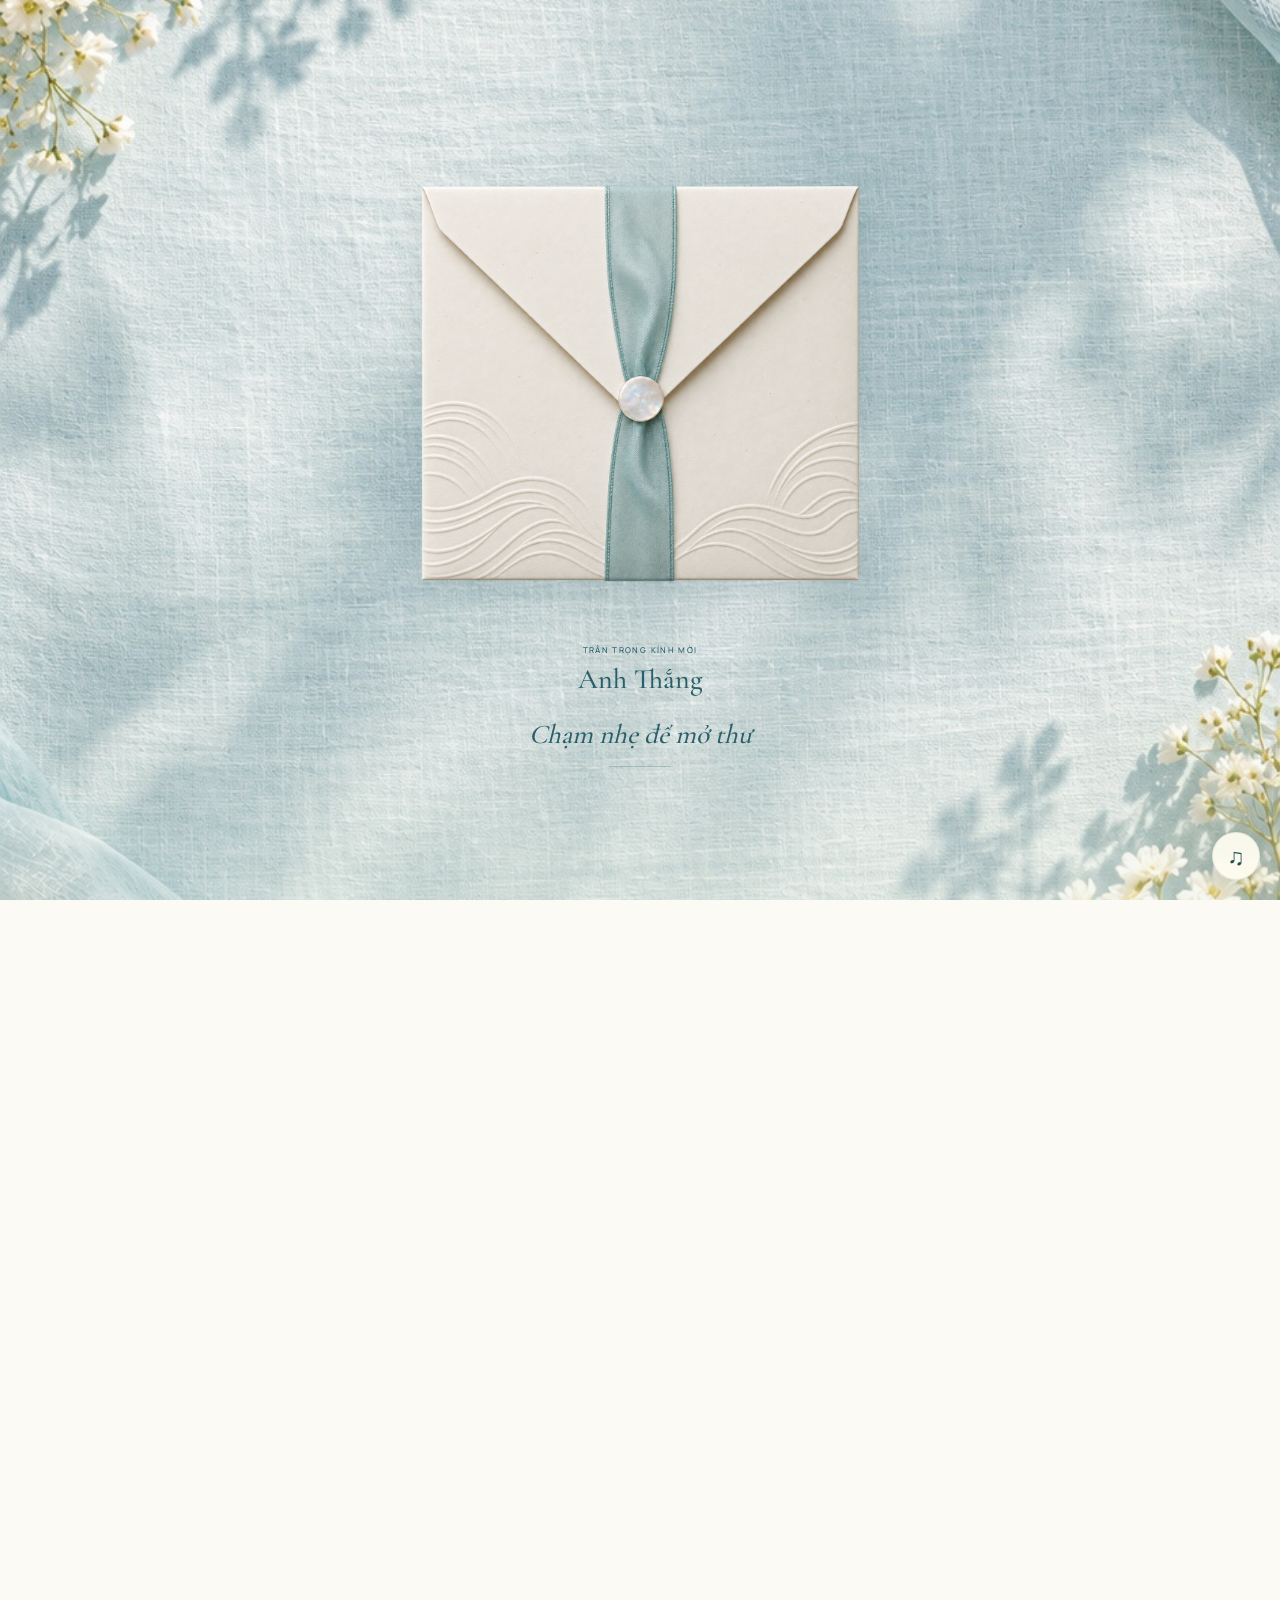
<file: anh-thang.html>
<!doctype html><html lang="vi"><head><meta charset="utf-8"><meta name="viewport" content="width=device-width,initial-scale=1"><meta http-equiv="refresh" content="0;url=./?to=Anh-Th%E1%BA%AFng"><title>Thiệp mời Anh Thắng</title></head><body><a href="./?to=Anh-Th%E1%BA%AFng">Mở thiệp mời Anh Thắng</a></body></html>
</file>
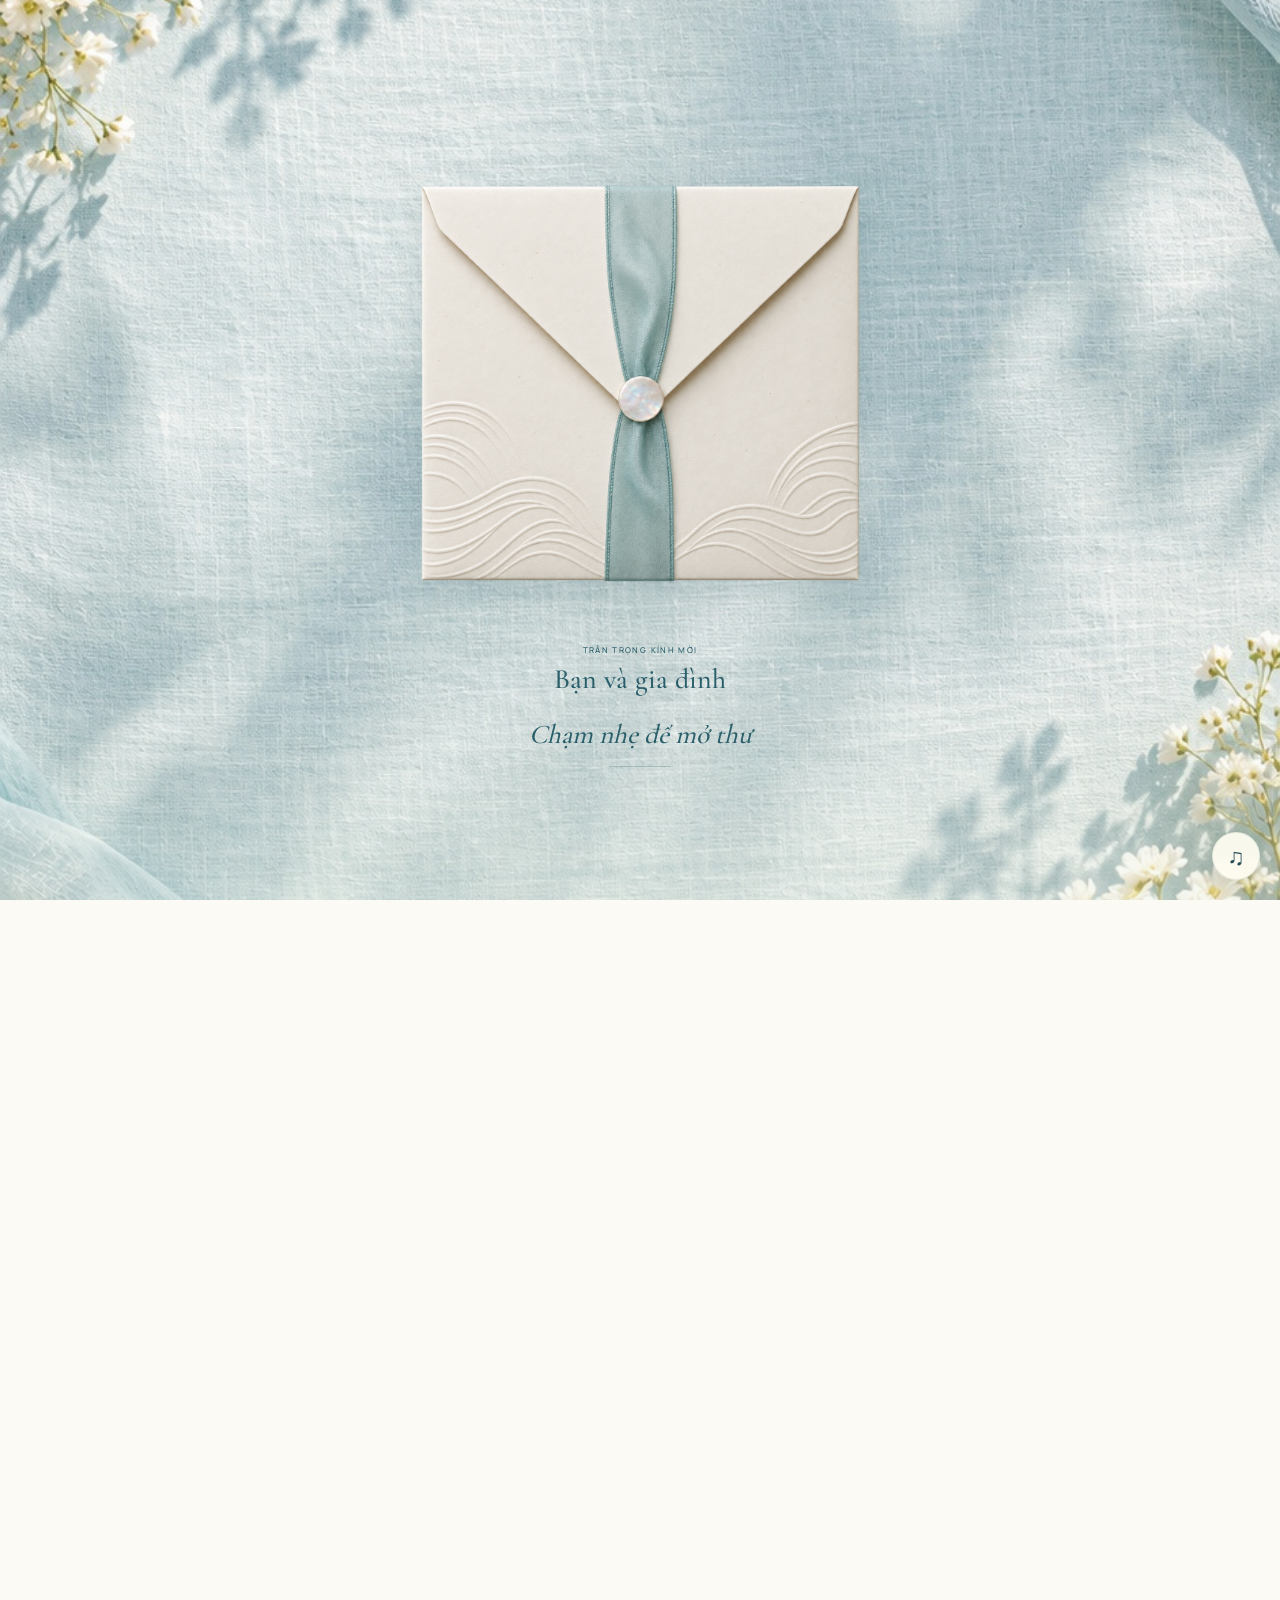
<file: bien-xanh.html>
<!doctype html><html lang="vi"><head><meta charset="utf-8"><meta name="viewport" content="width=device-width,initial-scale=1"><title>Ngọc Thuận &amp; Tố Quyên</title><script>location.replace('./'+location.search+location.hash)</script></head><body><a href="./">Mở thiệp cưới</a></body></html>
</file>
<file: assets/fonts/fonts.css>
@font-face {
  font-family: 'Cormorant Garamond';
  font-style: normal;
  font-weight: 500;
  font-display: swap;
  src: url(cormorant-garamond-500.ttf) format('truetype');
}
@font-face {
  font-family: 'Cormorant Garamond';
  font-style: normal;
  font-weight: 600;
  font-display: swap;
  src: url(cormorant-garamond-600.ttf) format('truetype');
}
@font-face {
  font-family: 'Dancing Script';
  font-style: normal;
  font-weight: 500;
  font-display: swap;
  src: url(dancing-script-500.ttf) format('truetype');
}
@font-face {
  font-family: 'Manrope';
  font-style: normal;
  font-weight: 400;
  font-display: swap;
  src: url(manrope-400.ttf) format('truetype');
}
@font-face {
  font-family: 'Manrope';
  font-style: normal;
  font-weight: 500;
  font-display: swap;
  src: url(manrope-500.ttf) format('truetype');
}
@font-face {
  font-family: 'Manrope';
  font-style: normal;
  font-weight: 600;
  font-display: swap;
  src: url(manrope-600.ttf) format('truetype');
}
</file>
